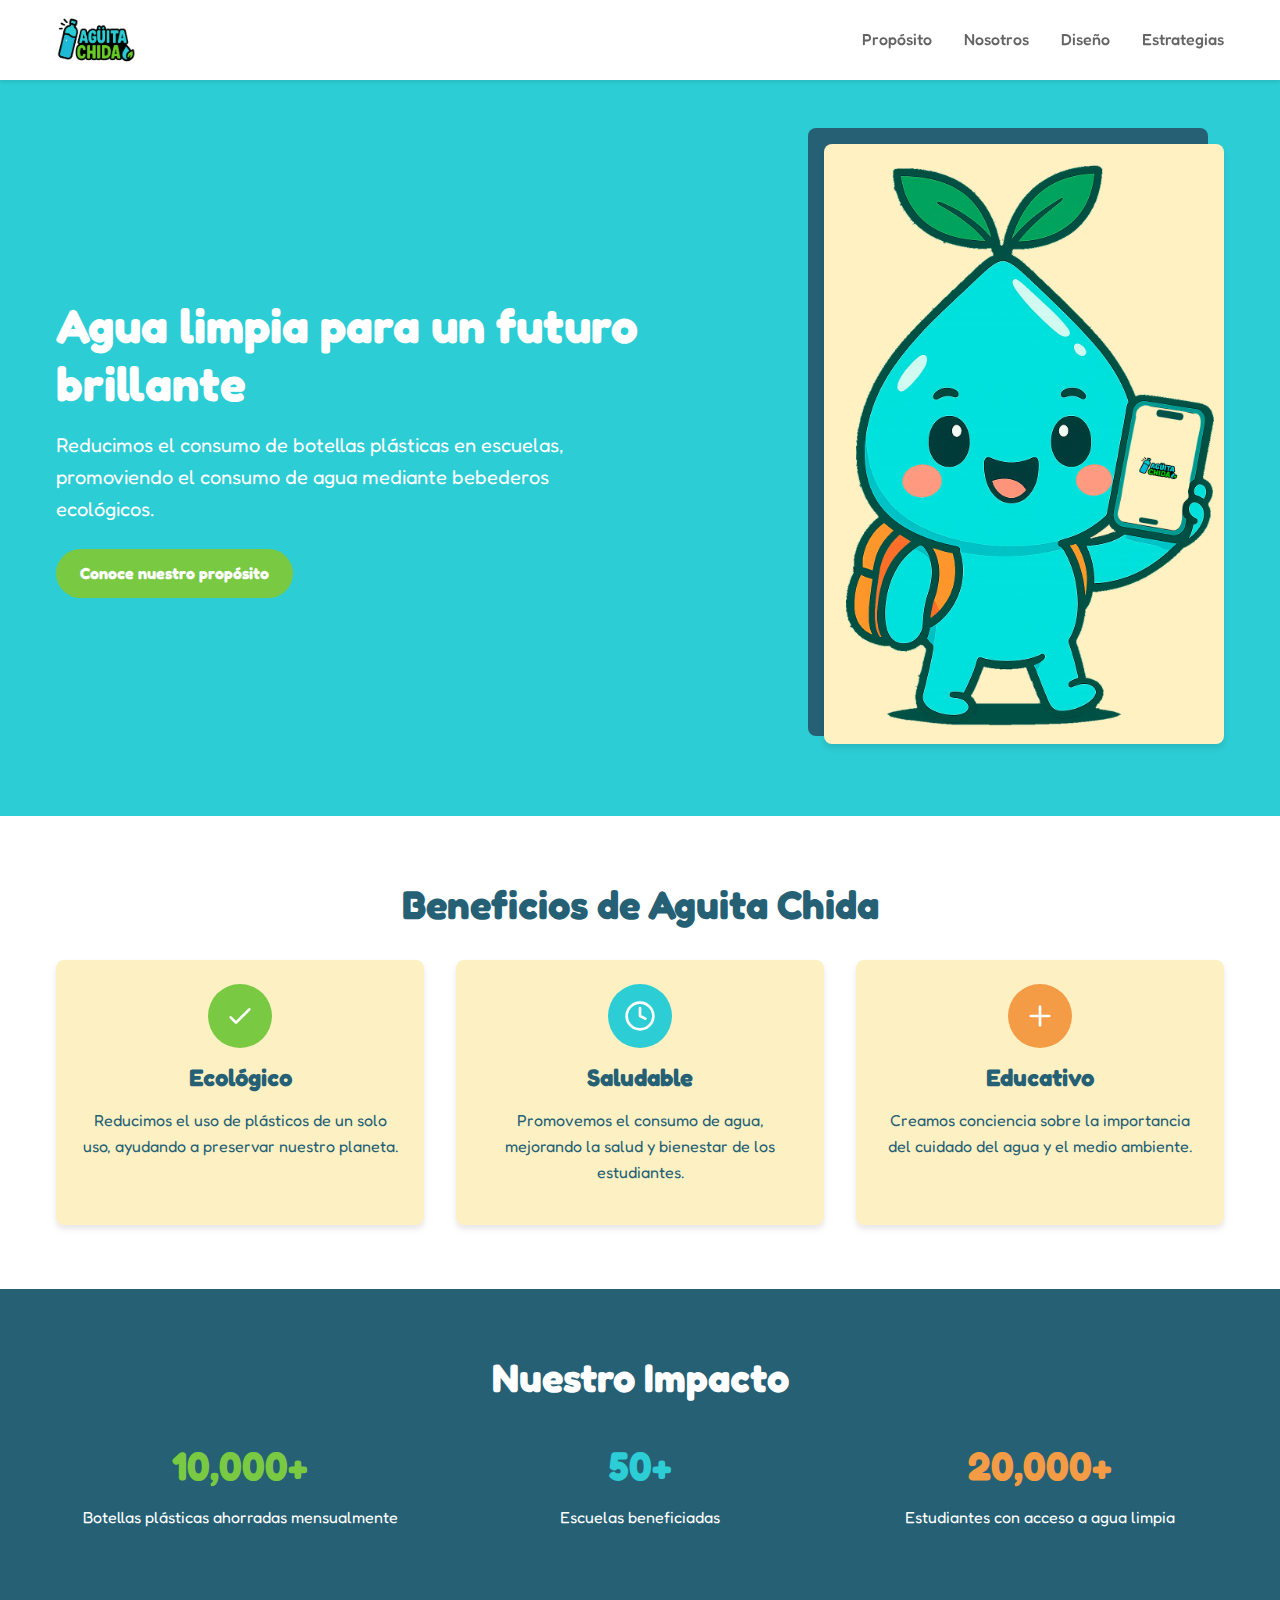
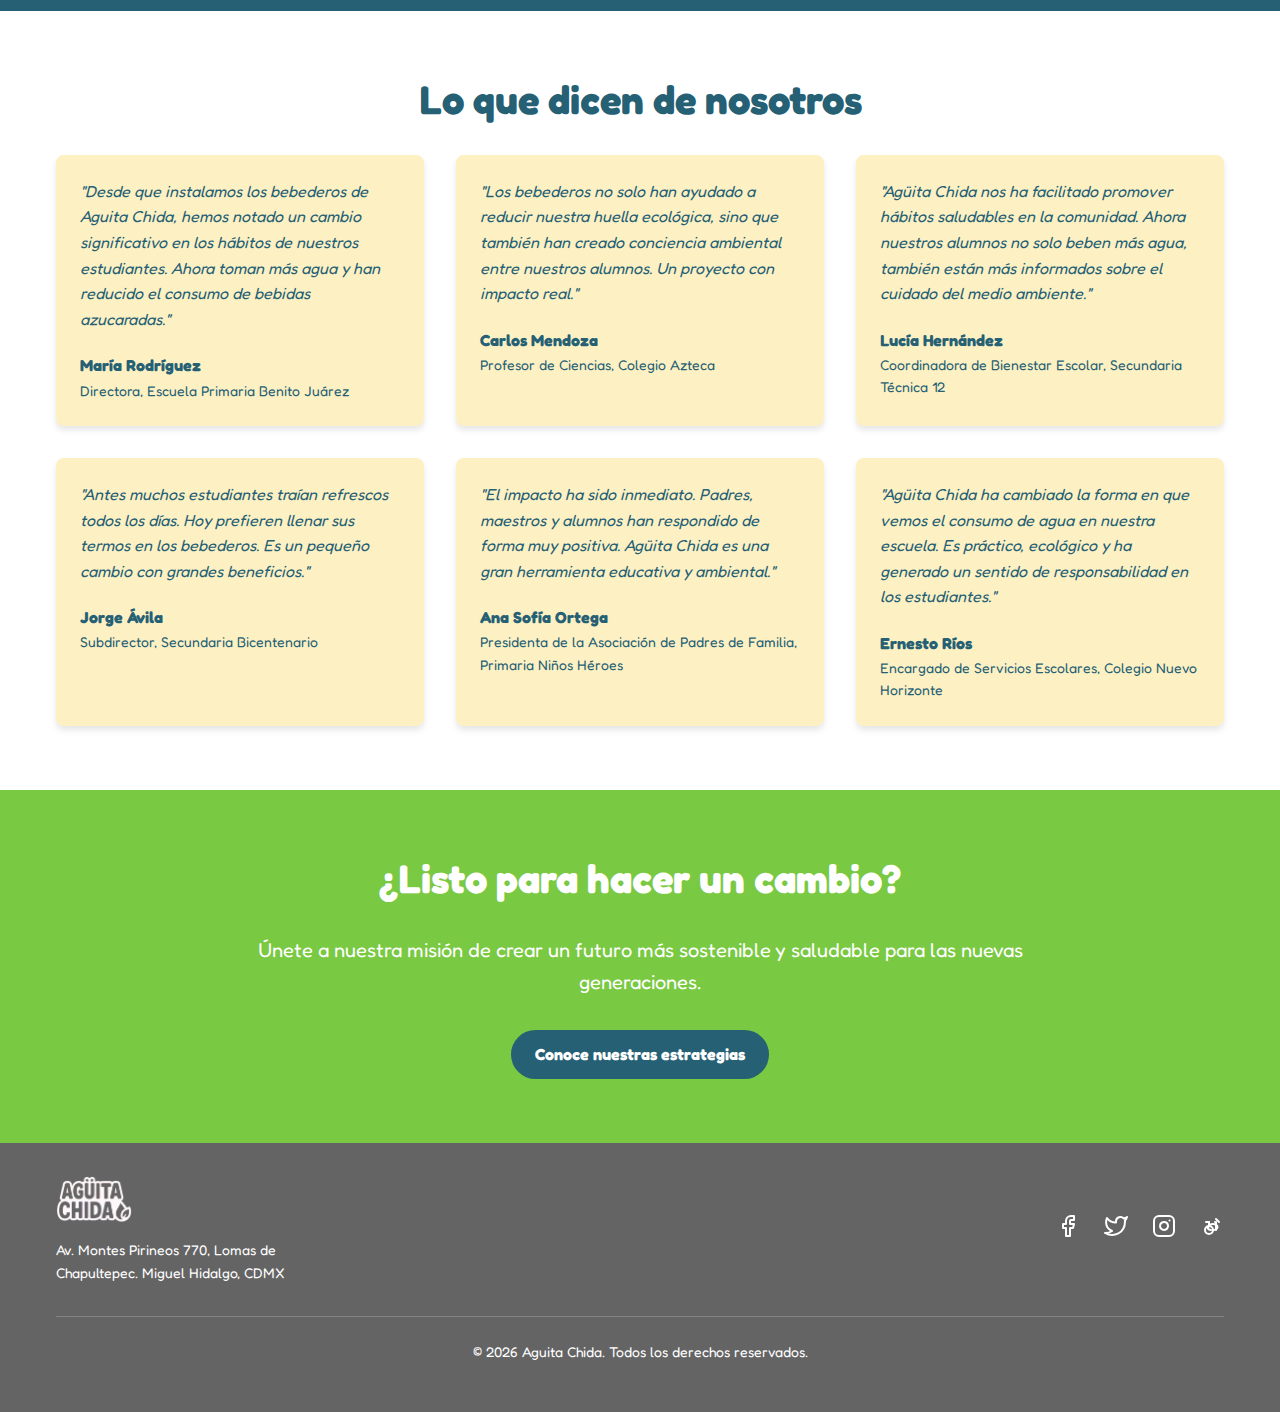
<file: index.html>
<!DOCTYPE html>
<html lang="es">
<head>
    <meta charset="UTF-8">
    <meta name="viewport" content="width=device-width, initial-scale=1.0">
    <title>Aguita Chida - Bebederos para escuelas</title>
    <meta name="description" content="Reducimos el consumo de botellas plásticas en escuelas, ayudando al medio ambiente e impulsando a los alumnos al consumo del agua mediante bebederos.">
    <link rel="preconnect" href="https://fonts.googleapis.com">
    <link rel="preconnect" href="https://fonts.gstatic.com" crossorigin>
    <link href="https://fonts.googleapis.com/css2?family=Fredoka:wght@300;400;500;600;700&display=swap" rel="stylesheet">
    <link rel="stylesheet" href="css/styles.css">
    <link rel="icon" href="img/favicon.ico" type="image/x-icon">
</head>
<body>
    <!-- Navbar -->
    <nav class="navbar">
        <div class="container">
            <div class="navbar-content">
                <!-- Logo -->
                <a href="index.html" class="navbar-logo" id="logo-link">
                    <div class="logo-image">
                        <img src="img/logo-AguitaChida.png" alt="Aguita Chida Logo">
                    </div>
                </a>

                <!-- Desktop Navigation -->
                <div class="navbar-links">
                    <a href="proposito.html" class="nav-link">Propósito</a>
                    <a href="marca.html" class="nav-link">Nosotros</a>
                    <a href="diseno.html" class="nav-link">Diseño</a>
                    <a href="estrategias.html" class="nav-link">Estrategias</a>
                </div>

                <!-- Mobile Menu Button -->
                <div class="mobile-menu-button">
                    <button id="menu-toggle">
                        <svg xmlns="http://www.w3.org/2000/svg" class="menu-icon" viewBox="0 0 24 24" fill="none" stroke="currentColor" stroke-width="2" stroke-linecap="round" stroke-linejoin="round">
                            <line x1="3" y1="12" x2="21" y2="12"></line>
                            <line x1="3" y1="6" x2="21" y2="6"></line>
                            <line x1="3" y1="18" x2="21" y2="18"></line>
                        </svg>
                        <svg xmlns="http://www.w3.org/2000/svg" class="close-icon hidden" viewBox="0 0 24 24" fill="none" stroke="currentColor" stroke-width="2" stroke-linecap="round" stroke-linejoin="round">
                            <line x1="18" y1="6" x2="6" y2="18"></line>
                            <line x1="6" y1="6" x2="18" y2="18"></line>
                        </svg>
                    </button>
                </div>
            </div>
        </div>

        <!-- Mobile Navigation -->

        <div class="mobile-menu hidden" id="mobile-menu">
            <div class="container">
                <div class="mobile-menu-links">
                    <a href="proposito.html" class="mobile-nav-link">Propósito</a>
                    <a href="marca.html" class="mobile-nav-link">Nosotros</a>
                    <a href="diseno.html" class="mobile-nav-link">Diseño</a>
                    <a href="estrategias.html" class="mobile-nav-link">Estrategias</a>
                </div>
            </div>
        </div>
    </nav>

    <main>
        <!-- Hero Section -->
        <section class="hero">
            <div class="container">
                <div class="hero-content">
                    <div class="hero-text">
                        <h1>Agua limpia para un futuro brillante</h1>
                        <p>
                            Reducimos el consumo de botellas plásticas en escuelas, promoviendo el consumo de agua mediante
                            bebederos ecológicos.
                        </p>
                        <a href="proposito.html" class="btn btn-primary">Conoce nuestro propósito</a>
                    </div>
                    <div class="hero-image">
                        <div class="image-container">
                            <img src="img/gotinApp.png" alt="Bebedero Aguita Chida">
                        </div>
                    </div>
                </div>
            </div>
        </section>

        <!-- Beneficios -->
        <section class="benefits">
            <div class="container">
                <h2>Beneficios de Aguita Chida</h2>

                <div class="benefits-grid">
                    <div class="benefit-card bg-yellow">
                        <div class="benefit-icon bg-green">
                            <svg xmlns="http://www.w3.org/2000/svg" viewBox="0 0 24 24" fill="none" stroke="currentColor" stroke-width="2" stroke-linecap="round" stroke-linejoin="round">
                                <path d="M5 13l4 4L19 7"></path>
                            </svg>
                        </div>
                        <h3>Ecológico</h3>
                        <p>
                            Reducimos el uso de plásticos de un solo uso, ayudando a preservar nuestro planeta.
                        </p>
                    </div>

                    <div class="benefit-card bg-yellow">
                        <div class="benefit-icon bg-turquoise">
                            <svg xmlns="http://www.w3.org/2000/svg" viewBox="0 0 24 24" fill="none" stroke="currentColor" stroke-width="2" stroke-linecap="round" stroke-linejoin="round">
                                <circle cx="12" cy="12" r="10"></circle>
                                <polyline points="12 6 12 12 16 14"></polyline>
                            </svg>
                        </div>
                        <h3>Saludable</h3>
                        <p>
                            Promovemos el consumo de agua, mejorando la salud y bienestar de los estudiantes.
                        </p>
                    </div>

                    <div class="benefit-card bg-yellow">
                        <div class="benefit-icon bg-orange">
                            <svg xmlns="http://www.w3.org/2000/svg" viewBox="0 0 24 24" fill="none" stroke="currentColor" stroke-width="2" stroke-linecap="round" stroke-linejoin="round">
                                <line x1="12" y1="5" x2="12" y2="19"></line>
                                <line x1="5" y1="12" x2="19" y2="12"></line>
                            </svg>
                        </div>
                        <h3>Educativo</h3>
                        <p>
                            Creamos conciencia sobre la importancia del cuidado del agua y el medio ambiente.
                        </p>
                    </div>
                </div>
            </div>
        </section>

        <!-- Nuestro Impacto -->
        <section class="impact">
            <div class="container">
                <h2>Nuestro Impacto</h2>

                <div class="impact-grid">
                    <div class="impact-stat">
                        <div class="stat-number text-green">10,000+</div>
                        <p>Botellas plásticas ahorradas mensualmente</p>
                    </div>

                    <div class="impact-stat">
                        <div class="stat-number text-turquoise">50+</div>
                        <p>Escuelas beneficiadas</p>
                    </div>

                    <div class="impact-stat">
                        <div class="stat-number text-orange">20,000+</div>
                        <p>Estudiantes con acceso a agua limpia</p>
                    </div>
                </div>
            </div>
        </section>

        <!-- Testimonios -->
        <section class="testimonials">
            <div class="container">
                <h2>Lo que dicen de nosotros</h2>

                <div class="testimonials-grid">
                    <div class="testimonial-card bg-yellow">
                        <p class="testimonial-text">
                            "Desde que instalamos los bebederos de Aguita Chida, hemos notado un cambio significativo en los
                            hábitos de nuestros estudiantes. Ahora toman más agua y han reducido el consumo de bebidas
                            azucaradas."
                        </p>
                        <div class="testimonial-author">
                            <div class="author-info">
                                <h4>María Rodríguez</h4>
                                <p>Directora, Escuela Primaria Benito Juárez</p>
                            </div>
                        </div>
                    </div>

                    <div class="testimonial-card bg-yellow">
                        <p class="testimonial-text">
                            "Los bebederos no solo han ayudado a reducir nuestra huella ecológica, sino que también han creado
                            conciencia ambiental entre nuestros alumnos. Un proyecto con impacto real."
                        </p>
                        <div class="testimonial-author">
                            <div class="author-info">
                                <h4>Carlos Mendoza</h4>
                                <p>Profesor de Ciencias, Colegio Azteca</p>
                            </div>
                        </div>
                    </div>

                    <div class="testimonial-card bg-yellow">
                        <p class="testimonial-text">
                            "Agüita Chida nos ha facilitado promover hábitos saludables en la comunidad. Ahora nuestros alumnos no solo beben más agua, también están más informados sobre el cuidado del medio ambiente."
                        </p>
                        <div class="testimonial-author">
                            <div class="author-info">
                                <h4>Lucía Hernández</h4>
                                <p>Coordinadora de Bienestar Escolar, Secundaria Técnica 12</p>
                            </div>
                        </div>
                    </div>

                    <div class="testimonial-card bg-yellow">
                        <p class="testimonial-text">
                            "Antes muchos estudiantes traían refrescos todos los días. Hoy prefieren llenar sus termos en los bebederos. Es un pequeño cambio con grandes beneficios."
                        </p>
                        <div class="testimonial-author">
                            <div class="author-info">
                                <h4>Jorge Ávila</h4>
                                <p>Subdirector, Secundaria Bicentenario</p>
                            </div>
                        </div>
                    </div>

                    <div class="testimonial-card bg-yellow">
                        <p class="testimonial-text">
                            "El impacto ha sido inmediato. Padres, maestros y alumnos han respondido de forma muy positiva. Agüita Chida es una gran herramienta educativa y ambiental."
                        </p>
                        <div class="testimonial-author">
                            <div class="author-info">
                                <h4>Ana Sofía Ortega</h4>
                                <p>Presidenta de la Asociación de Padres de Familia, Primaria Niños Héroes</p>
                            </div>
                        </div>
                    </div>

                    <div class="testimonial-card bg-yellow">
                        <p class="testimonial-text">
                            "Agüita Chida ha cambiado la forma en que vemos el consumo de agua en nuestra escuela. Es práctico, ecológico y ha generado un sentido de responsabilidad en los estudiantes."
                        </p>
                        <div class="testimonial-author">
                            <div class="author-info">
                                <h4>Ernesto Ríos</h4>
                                <p>Encargado de Servicios Escolares, Colegio Nuevo Horizonte</p>
                            </div>
                        </div>
                    </div>
                </div>
            </div>
        </section>

        <!-- CTA -->
        <section class="cta">
            <div class="container">
                <h2>¿Listo para hacer un cambio?</h2>
                <p>
                    Únete a nuestra misión de crear un futuro más sostenible y saludable para las nuevas generaciones.
                </p>
                <div class="cta-buttons">
                    <a href="estrategias.html" class="btn btn-secondary">Conoce nuestras estrategias</a>
                </div>
            </div>
        </section>
    </main>

    <!-- Footer -->
    <footer class="footer">
        <div class="container">
            <div class="footer-content">
                <!-- Logo and Address -->
                <div class="footer-info">
                    <a href="index.html" class="footer-logo">
                        <div class="logo-image">
                            <img src="img/logoBN.png" alt="Aguita Chida Logo">
                        </div>
                    </a>
                    <p class="address">
                        Av. Montes Pirineos 770, Lomas de Chapultepec. Miguel Hidalgo, CDMX
                    </p>
                </div>

                <!-- Social Media -->
                <div class="social-links">
                    <a href="https://facebook.com" class="social-link" aria-label="Facebook">
                        <svg xmlns="http://www.w3.org/2000/svg" viewBox="0 0 24 24" fill="none" stroke="currentColor" stroke-width="2" stroke-linecap="round" stroke-linejoin="round">
                            <path d="M18 2h-3a5 5 0 0 0-5 5v3H7v4h3v8h4v-8h3l1-4h-4V7a1 1 0 0 1 1-1h3z"></path>
                        </svg>
                    </a>
                    <a href="https://twitter.com" class="social-link" aria-label="Twitter">
                        <svg xmlns="http://www.w3.org/2000/svg" viewBox="0 0 24 24" fill="none" stroke="currentColor" stroke-width="2" stroke-linecap="round" stroke-linejoin="round">
                            <path d="M23 3a10.9 10.9 0 0 1-3.14 1.53 4.48 4.48 0 0 0-7.86 3v1A10.66 10.66 0 0 1 3 4s-4 9 5 13a11.64 11.64 0 0 1-7 2c9 5 20 0 20-11.5a4.5 4.5 0 0 0-.08-.83A7.72 7.72 0 0 0 23 3z"></path>
                        </svg>
                    </a>
                    <a href="https://instagram.com" class="social-link" aria-label="Instagram">
                        <svg xmlns="http://www.w3.org/2000/svg" viewBox="0 0 24 24" fill="none" stroke="currentColor" stroke-width="2" stroke-linecap="round" stroke-linejoin="round">
                            <rect x="2" y="2" width="20" height="20" rx="5" ry="5"></rect>
                            <path d="M16 11.37A4 4 0 1 1 12.63 8 4 4 0 0 1 16 11.37z"></path>
                            <line x1="17.5" y1="6.5" x2="17.51" y2="6.5"></line>
                        </svg>
                    </a>
                    <a href="https://tiktok.com" class="social-link" aria-label="TikTok">
                        <svg xmlns="http://www.w3.org/2000/svg" viewBox="0 0 24 24" fill="none" stroke="currentColor" stroke-width="2" stroke-linecap="round" stroke-linejoin="round">
                            <path d="M9 12a4 4 0 1 0 0 8 4 4 0 0 0 0-8z"></path>
                            <path d="M15 8h.01"></path>
                            <path d="M11 16c-3 0-4-3-4-3"></path>
                            <path d="M13 16c2.486 0 4.5-1.343 4.5-3s-2.014-3-4.5-3c-2.486 0-4.5 1.343-4.5 3"></path>
                            <path d="M16 8v8"></path>
                            <path d="M19 8l-3-3"></path>
                            <path d="M9 12V8"></path>
                            <path d="M9 8H6"></path>
                        </svg>
                    </a>
                </div>
            </div>

            <div class="footer-copyright">
                <p>&copy; <span id="current-year"></span> Aguita Chida. Todos los derechos reservados.</p>
            </div>
        </div>
    </footer>

    <script src="js/script.js"></script>
</body>
</html>
</file>
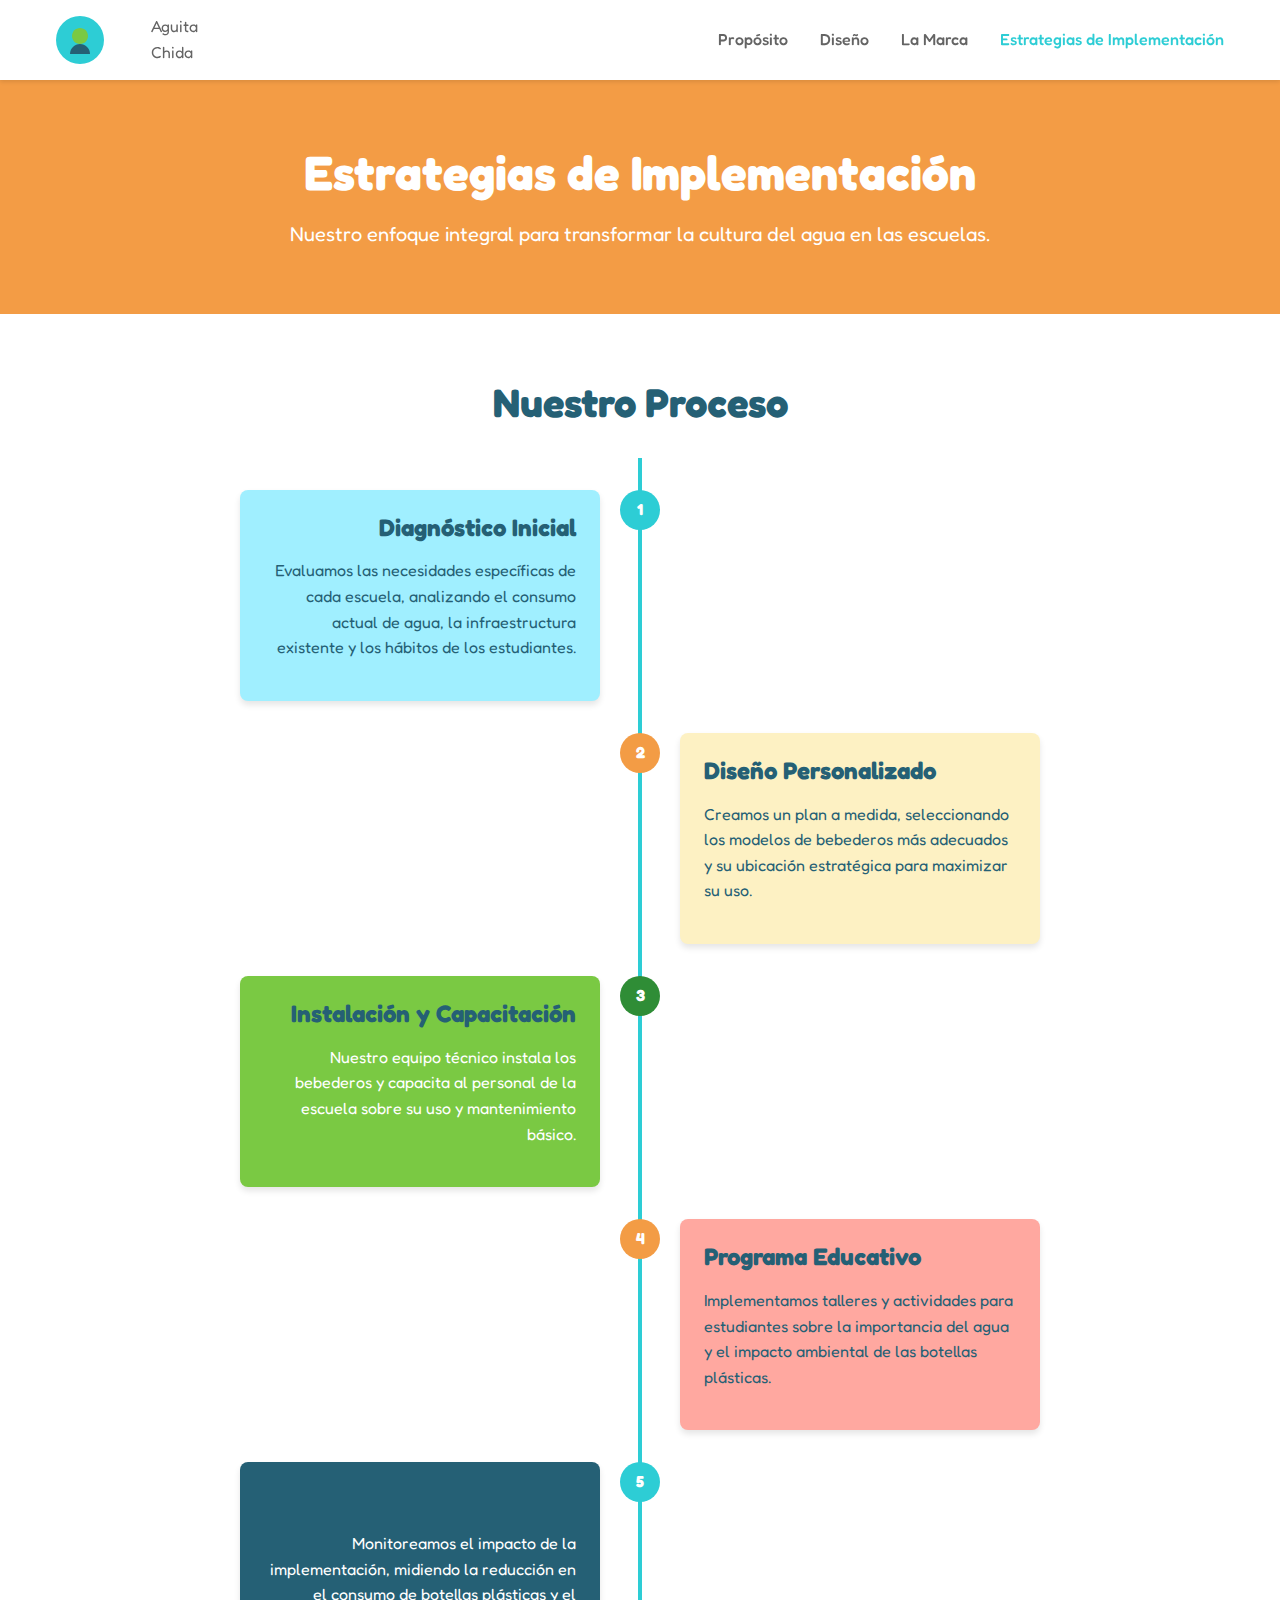
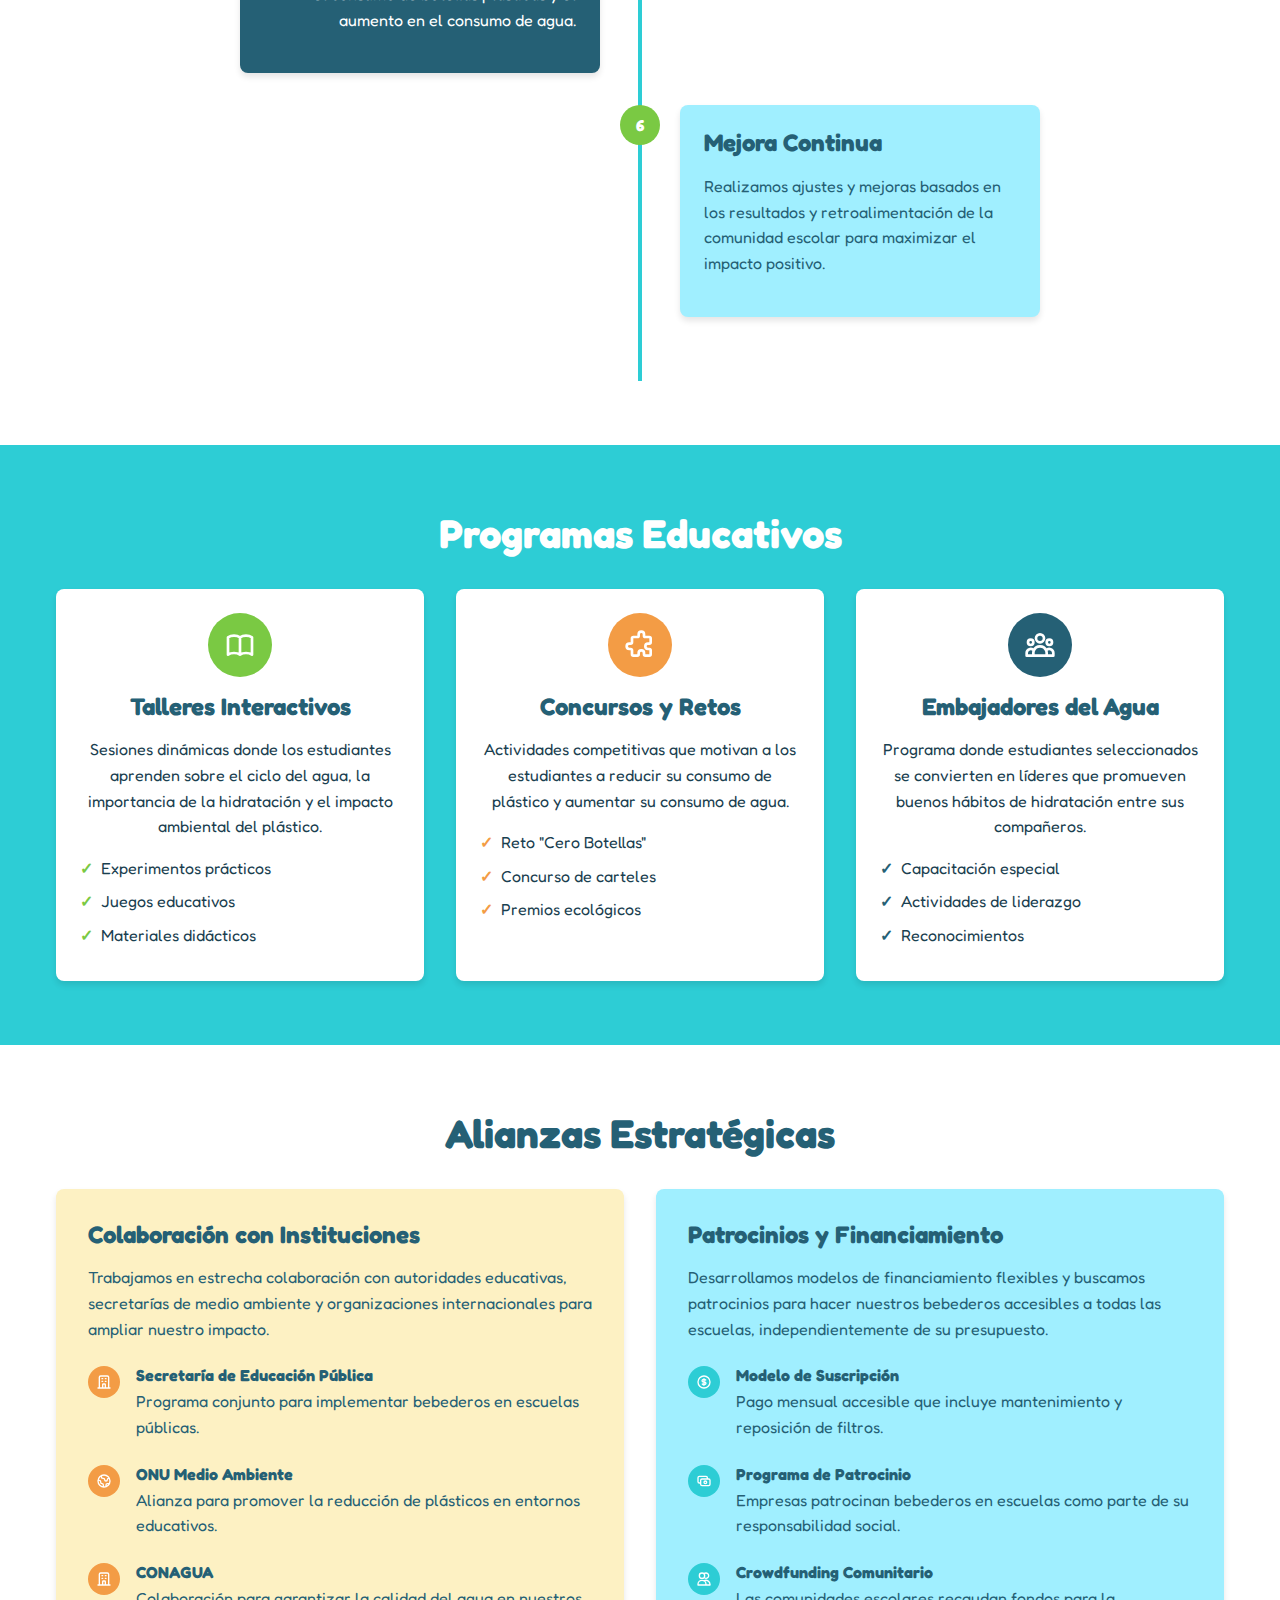
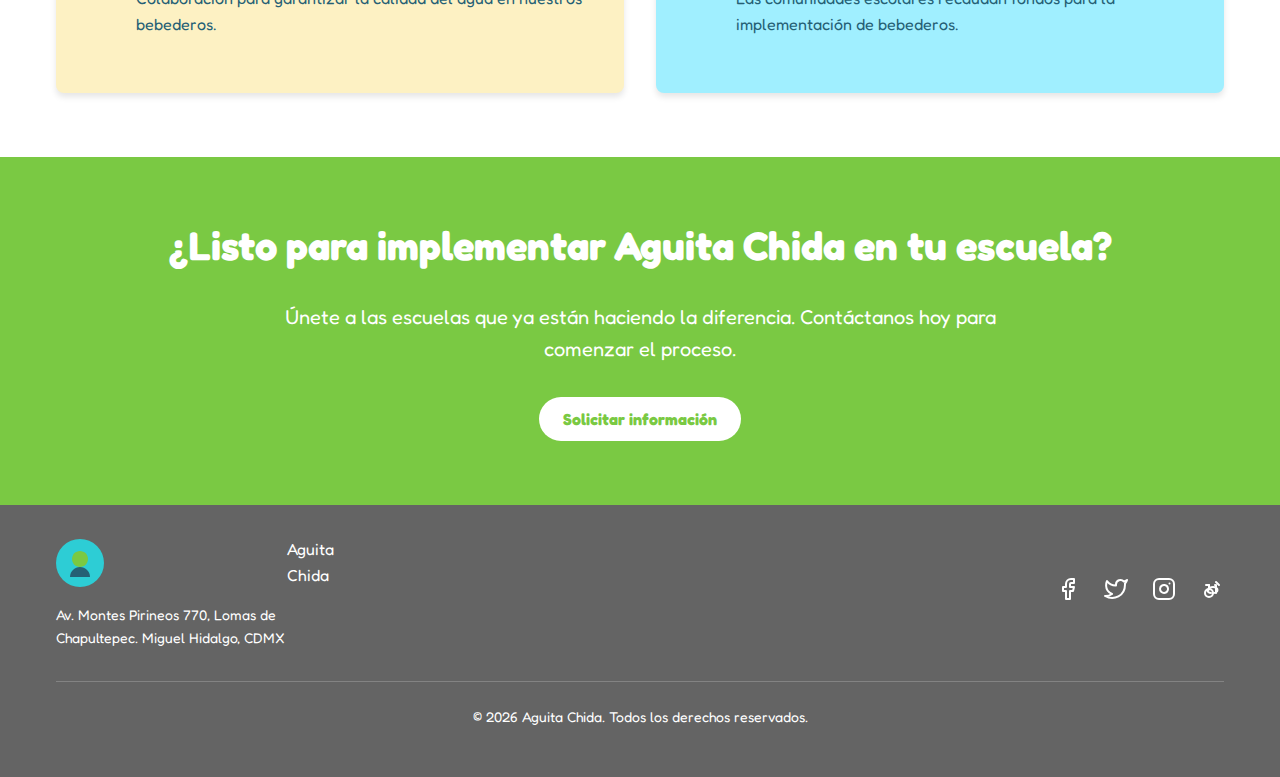
<file: disenio.html>
<!DOCTYPE html>
<html lang="es">
<head>
    <meta charset="UTF-8">
    <meta name="viewport" content="width=device-width, initial-scale=1.0">
    <title>Estrategias de Implementación - Aguita Chida</title>
    <meta name="description" content="Conoce nuestras estrategias de implementación: un enfoque integral para transformar la cultura del agua en las escuelas.">
    <link rel="preconnect" href="https://fonts.googleapis.com">
    <link rel="preconnect" href="https://fonts.gstatic.com" crossorigin>
    <link href="https://fonts.googleapis.com/css2?family=Fredoka:wght@300;400;500;600;700&display=swap" rel="stylesheet">
    <link rel="stylesheet" href="css/styles.css">
    <link rel="icon" href="img/favicon.ico" type="image/x-icon">
</head>
<body>
    <!-- Navbar -->
    <nav class="navbar">
        <div class="container">
            <div class="navbar-content">
                <!-- Logo -->
                <a href="index.html" class="navbar-logo">
                    <div class="logo-image">
                        <img src="img/placeholder.svg" alt="Aguita Chida Logo">
                    </div>
                    <span class="logo-text">Aguita Chida</span>
                </a>

                <!-- Desktop Navigation -->
                <div class="navbar-links">
                    <a href="proposito.html" class="nav-link">Propósito</a>
                    <a href="diseno.html" class="nav-link">Diseño</a>
                    <a href="marca.html" class="nav-link">La Marca</a>
                    <a href="estrategias.html" class="nav-link active">Estrategias de Implementación</a>
                </div>

                <!-- Mobile Menu Button -->
                <div class="mobile-menu-button">
                    <button id="menu-toggle">
                        <svg xmlns="http://www.w3.org/2000/svg" class="menu-icon" viewBox="0 0 24 24" fill="none" stroke="currentColor" stroke-width="2" stroke-linecap="round" stroke-linejoin="round">
                            <line x1="3" y1="12" x2="21" y2="12"></line>
                            <line x1="3" y1="6" x2="21" y2="6"></line>
                            <line x1="3" y1="18" x2="21" y2="18"></line>
                        </svg>
                        <svg xmlns="http://www.w3.org/2000/svg" class="close-icon hidden" viewBox="0 0 24 24" fill="none" stroke="currentColor" stroke-width="2" stroke-linecap="round" stroke-linejoin="round">
                            <line x1="18" y1="6" x2="6" y2="18"></line>
                            <line x1="6" y1="6" x2="18" y2="18"></line>
                        </svg>
                    </button>
                </div>
            </div>
        </div>

        <!-- Mobile Navigation -->
        <div class="mobile-menu hidden" id="mobile-menu">
            <div class="container">
                <div class="mobile-menu-links">
                    <a href="proposito.html" class="mobile-nav-link">Propósito</a>
                    <a href="diseno.html" class="mobile-nav-link">Diseño</a>
                    <a href="marca.html" class="mobile-nav-link">La Marca</a>
                    <a href="estrategias.html" class="mobile-nav-link active">Estrategias de Implementación</a>
                </div>
            </div>
        </div>
    </nav>

    <main>
        <!-- Hero Section -->
        <section class="page-hero bg-orange">
            <div class="container">
                <h1>Estrategias de Implementación</h1>
                <p>
                    Nuestro enfoque integral para transformar la cultura del agua en las escuelas.
                </p>
            </div>
        </section>

        <!-- Proceso de Implementación -->
        <section class="implementation-process">
            <div class="container">
                <h2>Nuestro Proceso</h2>

                <div class="timeline">
                    <div class="timeline-item left">
                        <div class="timeline-marker bg-turquoise">1</div>
                        <div class="timeline-content bg-light-blue">
                            <h3>Diagnóstico Inicial</h3>
                            <p>
                                Evaluamos las necesidades específicas de cada escuela, analizando el consumo actual de agua, la infraestructura existente y los hábitos de los estudiantes.
                            </p>
                        </div>
                    </div>

                    <div class="timeline-item right">
                        <div class="timeline-marker bg-orange">2</div>
                        <div class="timeline-content bg-yellow">
                            <h3>Diseño Personalizado</h3>
                            <p>
                                Creamos un plan a medida, seleccionando los modelos de bebederos más adecuados y su ubicación estratégica para maximizar su uso.
                            </p>
                        </div>
                    </div>

                    <div class="timeline-item left">
                        <div class="timeline-marker bg-dark-green">3</div>
                        <div class="timeline-content bg-green text-white">
                            <h3>Instalación y Capacitación</h3>
                            <p>
                                Nuestro equipo técnico instala los bebederos y capacita al personal de la escuela sobre su uso y mantenimiento básico.
                            </p>
                        </div>
                    </div>

                    <div class="timeline-item right">
                        <div class="timeline-marker bg-orange">4</div>
                        <div class="timeline-content bg-coral">
                            <h3>Programa Educativo</h3>
                            <p>
                                Implementamos talleres y actividades para estudiantes sobre la importancia del agua y el impacto ambiental de las botellas plásticas.
                            </p>
                        </div>
                    </div>

                    <div class="timeline-item left">
                        <div class="timeline-marker bg-turquoise">5</div>
                        <div class="timeline-content bg-dark-blue text-white">
                            <h3>Seguimiento y Medición</h3>
                            <p>
                                Monitoreamos el impacto de la implementación, midiendo la reducción en el consumo de botellas plásticas y el aumento en el consumo de agua.
                            </p>
                        </div>
                    </div>

                    <div class="timeline-item right">
                        <div class="timeline-marker bg-green">6</div>
                        <div class="timeline-content bg-light-blue">
                            <h3>Mejora Continua</h3>
                            <p>
                                Realizamos ajustes y mejoras basados en los resultados y retroalimentación de la comunidad escolar para maximizar el impacto positivo.
                            </p>
                        </div>
                    </div>
                </div>
            </div>
        </section>

        <!-- Programas Educativos -->
        <section class="educational-programs bg-turquoise">
            <div class="container">
                <h2>Programas Educativos</h2>

                <div class="programs-grid">
                    <div class="program-card">
                        <div class="program-icon bg-green">
                            <svg xmlns="http://www.w3.org/2000/svg" viewBox="0 0 24 24" fill="none" stroke="currentColor" stroke-width="2" stroke-linecap="round" stroke-linejoin="round">
                                <path d="M12 6.253v13m0-13C10.832 5.477 9.246 5 7.5 5S4.168 5.477 3 6.253v13C4.168 18.477 5.754 18 7.5 18s3.332.477 4.5 1.253m0-13C13.168 5.477 14.754 5 16.5 5c1.747 0 3.332.477 4.5 1.253v13C19.832 18.477 18.247 18 16.5 18c-1.746 0-3.332.477-4.5 1.253"></path>
                            </svg>
                        </div>
                        <h3>Talleres Interactivos</h3>
                        <p>
                            Sesiones dinámicas donde los estudiantes aprenden sobre el ciclo del agua, la importancia de la
                            hidratación y el impacto ambiental del plástico.
                        </p>
                        <ul class="program-features">
                            <li><span class="check-icon green">✓</span> Experimentos prácticos</li>
                            <li><span class="check-icon green">✓</span> Juegos educativos</li>
                            <li><span class="check-icon green">✓</span> Materiales didácticos</li>
                        </ul>
                    </div>

                    <div class="program-card">
                        <div class="program-icon bg-orange">
                            <svg xmlns="http://www.w3.org/2000/svg" viewBox="0 0 24 24" fill="none" stroke="currentColor" stroke-width="2" stroke-linecap="round" stroke-linejoin="round">
                                <path d="M11 4a2 2 0 114 0v1a1 1 0 001 1h3a1 1 0 011 1v3a1 1 0 01-1 1h-1a2 2 0 100 4h1a1 1 0 011 1v3a1 1 0 01-1 1h-3a1 1 0 01-1-1v-1a2 2 0 10-4 0v1a1 1 0 01-1 1H7a1 1 0 01-1-1v-3a1 1 0 00-1-1H4a2 2 0 110-4h1a1 1 0 001-1V7a1 1 0 011-1h3a1 1 0 001-1V4z"></path>
                            </svg>
                        </div>
                        <h3>Concursos y Retos</h3>
                        <p>
                            Actividades competitivas que motivan a los estudiantes a reducir su consumo de plástico y aumentar su
                            consumo de agua.
                        </p>
                        <ul class="program-features">
                            <li><span class="check-icon orange">✓</span> Reto "Cero Botellas"</li>
                            <li><span class="check-icon orange">✓</span> Concurso de carteles</li>
                            <li><span class="check-icon orange">✓</span> Premios ecológicos</li>
                        </ul>
                    </div>

                    <div class="program-card">
                        <div class="program-icon bg-dark-blue">
                            <svg xmlns="http://www.w3.org/2000/svg" viewBox="0 0 24 24" fill="none" stroke="currentColor" stroke-width="2" stroke-linecap="round" stroke-linejoin="round">
                                <path d="M17 20h5v-2a3 3 0 00-5.356-1.857M17 20H7m10 0v-2c0-.656-.126-1.283-.356-1.857M7 20H2v-2a3 3 0 015.356-1.857M7 20v-2c0-.656.126-1.283.356-1.857m0 0a5.002 5.002 0 019.288 0M15 7a3 3 0 11-6 0 3 3 0 016 0zm6 3a2 2 0 11-4 0 2 2 0 014 0zM7 10a2 2 0 11-4 0 2 2 0 014 0z"></path>
                            </svg>
                        </div>
                        <h3>Embajadores del Agua</h3>
                        <p>
                            Programa donde estudiantes seleccionados se convierten en líderes que promueven buenos hábitos de
                            hidratación entre sus compañeros.
                        </p>
                        <ul class="program-features">
                            <li><span class="check-icon dark-blue">✓</span> Capacitación especial</li>
                            <li><span class="check-icon dark-blue">✓</span> Actividades de liderazgo</li>
                            <li><span class="check-icon dark-blue">✓</span> Reconocimientos</li>
                        </ul>
                    </div>
                </div>
            </div>
        </section>

        <!-- Alianzas Estratégicas -->
        <section class="strategic-alliances">
            <div class="container">
                <h2>Alianzas Estratégicas</h2>

                <div class="alliances-grid">
                    <div class="alliance-card bg-yellow">
                        <h3>Colaboración con Instituciones</h3>
                        <p>
                            Trabajamos en estrecha colaboración con autoridades educativas, secretarías de medio ambiente y
                            organizaciones internacionales para ampliar nuestro impacto.
                        </p>
                        <ul class="alliance-list">
                            <li>
                                <div class="alliance-icon bg-orange">
                                    <svg xmlns="http://www.w3.org/2000/svg" viewBox="0 0 24 24" fill="none" stroke="currentColor" stroke-width="2" stroke-linecap="round" stroke-linejoin="round">
                                        <path d="M19 21V5a2 2 0 00-2-2H7a2 2 0 00-2 2v16m14 0h2m-2 0h-5m-9 0H3m2 0h5M9 7h1m-1 4h1m4-4h1m-1 4h1m-5 10v-5a1 1 0 011-1h2a1 1 0 011 1v5m-4 0h4"></path>
                                    </svg>
                                </div>
                                <div class="alliance-content">
                                    <h4>Secretaría de Educación Pública</h4>
                                    <p>Programa conjunto para implementar bebederos en escuelas públicas.</p>
                                </div>
                            </li>
                            <li>
                                <div class="alliance-icon bg-orange">
                                    <svg xmlns="http://www.w3.org/2000/svg" viewBox="0 0 24 24" fill="none" stroke="currentColor" stroke-width="2" stroke-linecap="round" stroke-linejoin="round">
                                        <path d="M3.055 11H5a2 2 0 012 2v1a2 2 0 002 2 2 2 0 012 2v2.945M8 3.935V5.5A2.5 2.5 0 0010.5 8h.5a2 2 0 012 2 2 2 0 104 0 2 2 0 012-2h1.064M15 20.488V18a2 2 0 012-2h3.064M21 12a9 9 0 11-18 0 9 9 0 0118 0z"></path>
                                    </svg>
                                </div>
                                <div class="alliance-content">
                                    <h4>ONU Medio Ambiente</h4>
                                    <p>Alianza para promover la reducción de plásticos en entornos educativos.</p>
                                </div>
                            </li>
                            <li>
                                <div class="alliance-icon bg-orange">
                                    <svg xmlns="http://www.w3.org/2000/svg" viewBox="0 0 24 24" fill="none" stroke="currentColor" stroke-width="2" stroke-linecap="round" stroke-linejoin="round">
                                        <path d="M19 21V5a2 2 0 00-2-2H7a2 2 0 00-2 2v16m14 0h2m-2 0h-5m-9 0H3m2 0h5M9 7h1m-1 4h1m4-4h1m-1 4h1m-5 10v-5a1 1 0 011-1h2a1 1 0 011 1v5m-4 0h4"></path>
                                    </svg>
                                </div>
                                <div class="alliance-content">
                                    <h4>CONAGUA</h4>
                                    <p>Colaboración para garantizar la calidad del agua en nuestros bebederos.</p>
                                </div>
                            </li>
                        </ul>
                    </div>

                    <div class="alliance-card bg-light-blue">
                        <h3>Patrocinios y Financiamiento</h3>
                        <p>
                            Desarrollamos modelos de financiamiento flexibles y buscamos patrocinios para hacer nuestros bebederos
                            accesibles a todas las escuelas, independientemente de su presupuesto.
                        </p>
                        <ul class="alliance-list">
                            <li>
                                <div class="alliance-icon bg-turquoise">
                                    <svg xmlns="http://www.w3.org/2000/svg" viewBox="0 0 24 24" fill="none" stroke="currentColor" stroke-width="2" stroke-linecap="round" stroke-linejoin="round">
                                        <path d="M12 8c-1.657 0-3 .895-3 2s1.343 2 3 2 3 .895 3 2-1.343 2-3 2m0-8c1.11 0 2.08.402 2.599 1M12 8V7m0 1v8m0 0v1m0-1c-1.11 0-2.08-.402-2.599-1M21 12a9 9 0 11-18 0 9 9 0 0118 0z"></path>
                                    </svg>
                                </div>
                                <div class="alliance-content">
                                    <h4>Modelo de Suscripción</h4>
                                    <p>Pago mensual accesible que incluye mantenimiento y reposición de filtros.</p>
                                </div>
                            </li>
                            <li>
                                <div class="alliance-icon bg-turquoise">
                                    <svg xmlns="http://www.w3.org/2000/svg" viewBox="0 0 24 24" fill="none" stroke="currentColor" stroke-width="2" stroke-linecap="round" stroke-linejoin="round">
                                        <path d="M17 9V7a2 2 0 00-2-2H5a2 2 0 00-2 2v6a2 2 0 002 2h2m2 4h10a2 2 0 002-2v-6a2 2 0 00-2-2H9a2 2 0 00-2 2v6a2 2 0 002 2zm7-5a2 2 0 11-4 0 2 2 0 014 0z"></path>
                                    </svg>
                                </div>
                                <div class="alliance-content">
                                    <h4>Programa de Patrocinio</h4>
                                    <p>Empresas patrocinan bebederos en escuelas como parte de su responsabilidad social.</p>
                                </div>
                            </li>
                            <li>
                                <div class="alliance-icon bg-turquoise">
                                    <svg xmlns="http://www.w3.org/2000/svg" viewBox="0 0 24 24" fill="none" stroke="currentColor" stroke-width="2" stroke-linecap="round" stroke-linejoin="round">
                                        <path d="M12 4.354a4 4 0 110 5.292M15 21H3v-1a6 6 0 0112 0v1zm0 0h6v-1a6 6 0 00-9-5.197M13 7a4 4 0 11-8 0 4 4 0 018 0z"></path>
                                    </svg>
                                </div>
                                <div class="alliance-content">
                                    <h4>Crowdfunding Comunitario</h4>
                                    <p>Las comunidades escolares recaudan fondos para la implementación de bebederos.</p>
                                </div>
                            </li>
                        </ul>
                    </div>
                </div>
            </div>
        </section>

        <!-- CTA -->
        <section class="cta bg-green">
            <div class="container">
                <h2>¿Listo para implementar Aguita Chida en tu escuela?</h2>
                <p>
                    Únete a las escuelas que ya están haciendo la diferencia. Contáctanos hoy para comenzar el proceso.
                </p>
                <button class="btn btn-white">Solicitar información</button>
            </div>
        </section>
    </main>

    <!-- Footer -->
    <footer class="footer">
        <div class="container">
            <div class="footer-content">
                <!-- Logo and Address -->
                <div class="footer-info">
                    <a href="index.html" class="footer-logo">
                        <div class="logo-image">
                            <img src="img/placeholder.svg" alt="Aguita Chida Logo">
                        </div>
                        <span class="logo-text">Aguita Chida</span>
                    </a>
                    <p class="address">
                        Av. Montes Pirineos 770, Lomas de Chapultepec. Miguel Hidalgo, CDMX
                    </p>
                </div>

                <!-- Social Media -->
                <div class="social-links">
                    <a href="https://facebook.com" class="social-link" aria-label="Facebook">
                        <svg xmlns="http://www.w3.org/2000/svg" viewBox="0 0 24 24" fill="none" stroke="currentColor" stroke-width="2" stroke-linecap="round" stroke-linejoin="round">
                            <path d="M18 2h-3a5 5 0 0 0-5 5v3H7v4h3v8h4v-8h3l1-4h-4V7a1 1 0 0 1 1-1h3z"></path>
                        </svg>
                    </a>
                    <a href="https://twitter.com" class="social-link" aria-label="Twitter">
                        <svg xmlns="http://www.w3.org/2000/svg" viewBox="0 0 24 24" fill="none" stroke="currentColor" stroke-width="2" stroke-linecap="round" stroke-linejoin="round">
                            <path d="M23 3a10.9 10.9 0 0 1-3.14 1.53 4.48 4.48 0 0 0-7.86 3v1A10.66 10.66 0 0 1 3 4s-4 9 5 13a11.64 11.64 0 0 1-7 2c9 5 20 0 20-11.5a4.5 4.5 0 0 0-.08-.83A7.72 7.72 0 0 0 23 3z"></path>
                        </svg>
                    </a>
                    <a href="https://instagram.com" class="social-link" aria-label="Instagram">
                        <svg xmlns="http://www.w3.org/2000/svg" viewBox="0 0 24 24" fill="none" stroke="currentColor" stroke-width="2" stroke-linecap="round" stroke-linejoin="round">
                            <rect x="2" y="2" width="20" height="20" rx="5" ry="5"></rect>
                            <path d="M16 11.37A4 4 0 1 1 12.63 8 4 4 0 0 1 16 11.37z"></path>
                            <line x1="17.5" y1="6.5" x2="17.51" y2="6.5"></line>
                        </svg>
                    </a>
                    <a href="https://tiktok.com" class="social-link" aria-label="TikTok">
                        <svg xmlns="http://www.w3.org/2000/svg" viewBox="0 0 24 24" fill="none" stroke="currentColor" stroke-width="2" stroke-linecap="round" stroke-linejoin="round">
                            <path d="M9 12a4 4 0 1 0 0 8 4 4 0 0 0 0-8z"></path>
                            <path d="M15 8h.01"></path>
                            <path d="M11 16c-3 0-4-3-4-3"></path>
                            <path d="M13 16c2.486 0 4.5-1.343 4.5-3s-2.014-3-4.5-3c-2.486 0-4.5 1.343-4.5 3"></path>
                            <path d="M16 8v8"></path>
                            <path d="M19 8l-3-3"></path>
                            <path d="M9 12V8"></path>
                            <path d="M9 8H6"></path>
                        </svg>
                    </a>
                </div>
            </div>

            <div class="footer-copyright">
                <p>&copy; <span id="current-year"></span> Aguita Chida. Todos los derechos reservados.</p>
            </div>
        </div>
    </footer>

    <script src="js/script.js"></script>
</body>
</html>
</file>
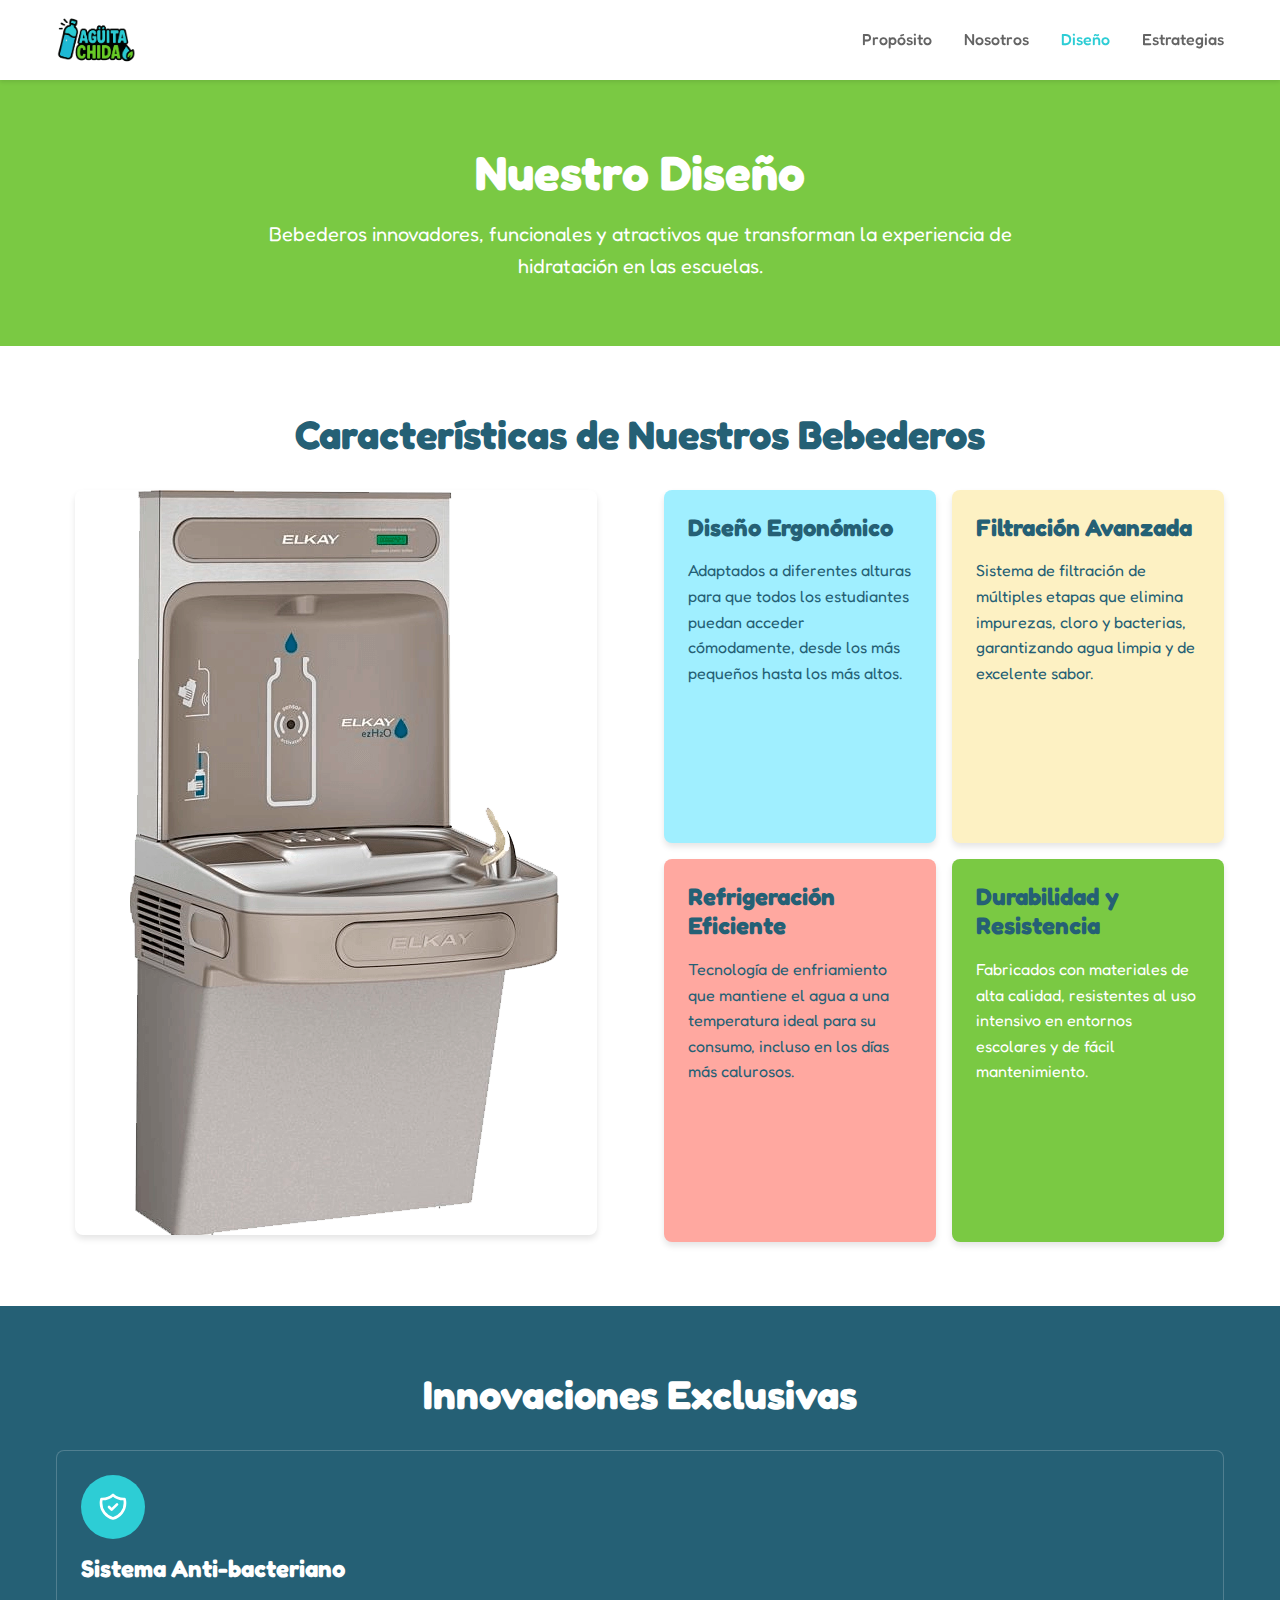
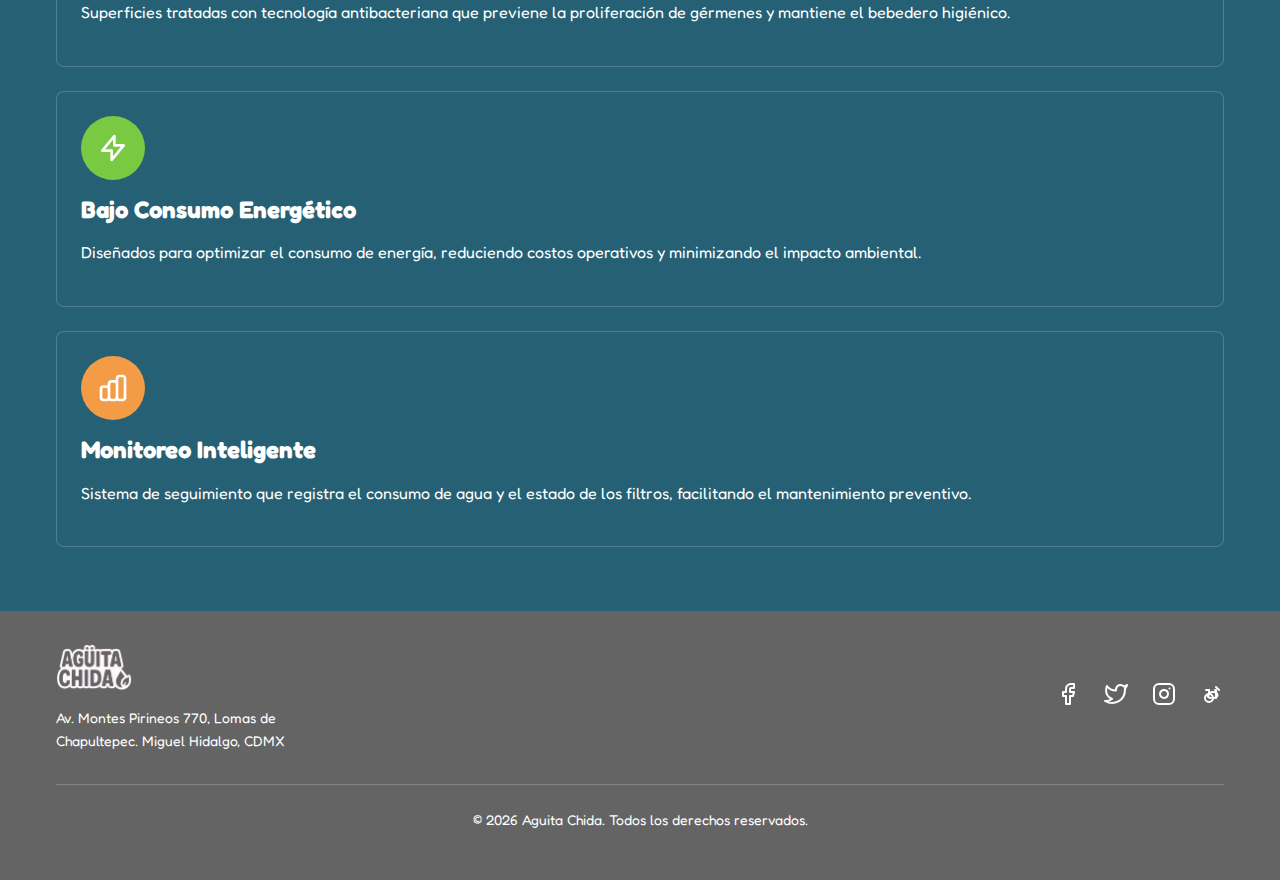
<file: diseno.html>
<!DOCTYPE html>
<html lang="es">
<head>
    <meta charset="UTF-8">
    <meta name="viewport" content="width=device-width, initial-scale=1.0">
    <title>Diseño - Aguita Chida</title>
    <meta name="description" content="Conoce el diseño de nuestros bebederos innovadores, funcionales y atractivos que transforman la experiencia de hidratación en las escuelas.">
    <link rel="preconnect" href="https://fonts.googleapis.com">
    <link rel="preconnect" href="https://fonts.gstatic.com" crossorigin>
    <link href="https://fonts.googleapis.com/css2?family=Fredoka:wght@300;400;500;600;700&display=swap" rel="stylesheet">
    <link rel="stylesheet" href="css/styles.css">
    <link rel="icon" href="img/favicon.ico" type="image/x-icon">
</head>
<body>
    <!-- Navbar -->
    <nav class="navbar">
        <div class="container">
            <div class="navbar-content">
                <!-- Logo -->
                <a href="index.html" class="navbar-logo">
                    <div class="logo-image">
                        <img src="img/logo-AguitaChida.png" alt="Aguita Chida Logo">
                    </div>
                </a>

                <!-- Desktop Navigation -->
                <div class="navbar-links">
                    <a href="proposito.html" class="nav-link">Propósito</a>
                    <a href="marca.html" class="nav-link">Nosotros</a>
                    <a href="diseno.html" class="nav-link">Diseño</a>
                    <a href="estrategias.html" class="nav-link">Estrategias</a>
                </div>

                <!-- Mobile Menu Button -->
                <div class="mobile-menu-button">
                    <button id="menu-toggle">
                        <svg xmlns="http://www.w3.org/2000/svg" class="menu-icon" viewBox="0 0 24 24" fill="none" stroke="currentColor" stroke-width="2" stroke-linecap="round" stroke-linejoin="round">
                            <line x1="3" y1="12" x2="21" y2="12"></line>
                            <line x1="3" y1="6" x2="21" y2="6"></line>
                            <line x1="3" y1="18" x2="21" y2="18"></line>
                        </svg>
                        <svg xmlns="http://www.w3.org/2000/svg" class="close-icon hidden" viewBox="0 0 24 24" fill="none" stroke="currentColor" stroke-width="2" stroke-linecap="round" stroke-linejoin="round">
                            <line x1="18" y1="6" x2="6" y2="18"></line>
                            <line x1="6" y1="6" x2="18" y2="18"></line>
                        </svg>
                    </button>
                </div>
            </div>
        </div>

        <!-- Mobile Navigation -->
        <div class="mobile-menu hidden" id="mobile-menu">
            <div class="container">
                <div class="mobile-menu-links">
                    <a href="proposito.html" class="mobile-nav-link">Propósito</a>
                    <a href="marca.html" class="mobile-nav-link">Nosotros</a>
                    <a href="diseno.html" class="mobile-nav-link">Diseño</a>
                    <a href="estrategias.html" class="mobile-nav-link">Estrategias</a>
                </div>
            </div>
        </div>
    </nav>

    <main>
        <!-- Hero Section -->
        <section class="page-hero bg-green">
            <div class="container">
                <h1>Nuestro Diseño</h1>
                <p>
                    Bebederos innovadores, funcionales y atractivos que transforman la experiencia de hidratación en las
                    escuelas.
                </p>
            </div>
        </section>

        <!-- Características de Diseño -->
        <section class="design-features">
            <div class="container">
                <h2>Características de Nuestros Bebederos</h2>

                <div class="design-grid">
                    <div class="design-image">
                        <img src="img/bebedero.png" alt="Bebedero Aguita Chida">
                    </div>

                    <div class="design-features-list">
                        <div class="feature-card bg-light-blue">
                            <h3>Diseño Ergonómico</h3>
                            <p>
                                Adaptados a diferentes alturas para que todos los estudiantes puedan acceder cómodamente, desde los
                                más pequeños hasta los más altos.
                            </p>
                        </div>

                        <div class="feature-card bg-yellow">
                            <h3>Filtración Avanzada</h3>
                            <p>
                                Sistema de filtración de múltiples etapas que elimina impurezas, cloro y bacterias, garantizando
                                agua limpia y de excelente sabor.
                            </p>
                        </div>

                        <div class="feature-card bg-coral">
                            <h3>Refrigeración Eficiente</h3>
                            <p>
                                Tecnología de enfriamiento que mantiene el agua a una temperatura ideal para su consumo, incluso en
                                los días más calurosos.
                            </p>
                        </div>

                        <div class="feature-card bg-green text-white">
                            <h3>Durabilidad y Resistencia</h3>
                            <p>
                                Fabricados con materiales de alta calidad, resistentes al uso intensivo en entornos escolares y de
                                fácil mantenimiento.
                            </p>
                        </div>
                    </div>
                </div>
            </div>
        </section>

        <!-- Innovaciones -->
        <section class="innovations bg-dark-blue">
            <div class="container">
                <h2>Innovaciones Exclusivas</h2>

                <div class="innovations-grid">
                    <div class="innovation-card">
                        <div class="innovation-icon bg-turquoise">
                            <svg xmlns="http://www.w3.org/2000/svg" viewBox="0 0 24 24" fill="none" stroke="currentColor" stroke-width="2" stroke-linecap="round" stroke-linejoin="round">
                                <path d="M9 12l2 2 4-4m5.618-4.016A11.955 11.955 0 0112 2.944a11.955 11.955 0 01-8.618 3.04A12.02 12.02 0 003 9c0 5.591 3.824 10.29 9 11.622 5.176-1.332 9-6.03 9-11.622 0-1.042-.133-2.052-.382-3.016z"></path>
                            </svg>
                        </div>
                        <h3>Sistema Anti-bacteriano</h3>
                        <p>
                            Superficies tratadas con tecnología antibacteriana que previene la proliferación de gérmenes y
                            mantiene el bebedero higiénico.
                        </p>
                    </div>

                    <div class="innovation-card">
                        <div class="innovation-icon bg-green">
                            <svg xmlns="http://www.w3.org/2000/svg" viewBox="0 0 24 24" fill="none" stroke="currentColor" stroke-width="2" stroke-linecap="round" stroke-linejoin="round">
                                <path d="M13 10V3L4 14h7v7l9-11h-7z"></path>
                            </svg>
                        </div>
                        <h3>Bajo Consumo Energético</h3>
                        <p>
                            Diseñados para optimizar el consumo de energía, reduciendo costos operativos y minimizando el impacto
                            ambiental.
                        </p>
                    </div>

                    <div class="innovation-card">
                        <div class="innovation-icon bg-orange">
                            <svg xmlns="http://www.w3.org/2000/svg" viewBox="0 0 24 24" fill="none" stroke="currentColor" stroke-width="2" stroke-linecap="round" stroke-linejoin="round">
                                <path d="M9 19v-6a2 2 0 00-2-2H5a2 2 0 00-2 2v6a2 2 0 002 2h2a2 2 0 002-2zm0 0V9a2 2 0 012-2h2a2 2 0 012 2v10m-6 0a2 2 0 002 2h2a2 2 0 002-2m0 0V5a2 2 0 012-2h2a2 2 0 012 2v14a2 2 0 01-2 2h-2a2 2 0 01-2-2z"></path>
                            </svg>
                        </div>
                        <h3>Monitoreo Inteligente</h3>
                        <p>
                            Sistema de seguimiento que registra el consumo de agua y el estado de los filtros, facilitando el
                            mantenimiento preventivo.
                        </p>
                    </div>
                </div>
            </div>
        </section>
    </main>

    <!-- Footer -->
    <footer class="footer">
        <div class="container">
            <div class="footer-content">
                <!-- Logo and Address -->
                <div class="footer-info">
                    <a href="index.html" class="footer-logo">
                        <div class="logo-image">
                            <img src="img/logoBN.png" alt="Aguita Chida Logo">
                        </div>
                    </a>
                    <p class="address">
                        Av. Montes Pirineos 770, Lomas de Chapultepec. Miguel Hidalgo, CDMX
                    </p>
                </div>

                <!-- Social Media -->
                <div class="social-links">
                    <a href="https://facebook.com" class="social-link" aria-label="Facebook">
                        <svg xmlns="http://www.w3.org/2000/svg" viewBox="0 0 24 24" fill="none" stroke="currentColor" stroke-width="2" stroke-linecap="round" stroke-linejoin="round">
                            <path d="M18 2h-3a5 5 0 0 0-5 5v3H7v4h3v8h4v-8h3l1-4h-4V7a1 1 0 0 1 1-1h3z"></path>
                        </svg>
                    </a>
                    <a href="https://twitter.com" class="social-link" aria-label="Twitter">
                        <svg xmlns="http://www.w3.org/2000/svg" viewBox="0 0 24 24" fill="none" stroke="currentColor" stroke-width="2" stroke-linecap="round" stroke-linejoin="round">
                            <path d="M23 3a10.9 10.9 0 0 1-3.14 1.53 4.48 4.48 0 0 0-7.86 3v1A10.66 10.66 0 0 1 3 4s-4 9 5 13a11.64 11.64 0 0 1-7 2c9 5 20 0 20-11.5a4.5 4.5 0 0 0-.08-.83A7.72 7.72 0 0 0 23 3z"></path>
                        </svg>
                    </a>
                    <a href="https://instagram.com" class="social-link" aria-label="Instagram">
                        <svg xmlns="http://www.w3.org/2000/svg" viewBox="0 0 24 24" fill="none" stroke="currentColor" stroke-width="2" stroke-linecap="round" stroke-linejoin="round">
                            <rect x="2" y="2" width="20" height="20" rx="5" ry="5"></rect>
                            <path d="M16 11.37A4 4 0 1 1 12.63 8 4 4 0 0 1 16 11.37z"></path>
                            <line x1="17.5" y1="6.5" x2="17.51" y2="6.5"></line>
                        </svg>
                    </a>
                    <a href="https://tiktok.com" class="social-link" aria-label="TikTok">
                        <svg xmlns="http://www.w3.org/2000/svg" viewBox="0 0 24 24" fill="none" stroke="currentColor" stroke-width="2" stroke-linecap="round" stroke-linejoin="round">
                            <path d="M9 12a4 4 0 1 0 0 8 4 4 0 0 0 0-8z"></path>
                            <path d="M15 8h.01"></path>
                            <path d="M11 16c-3 0-4-3-4-3"></path>
                            <path d="M13 16c2.486 0 4.5-1.343 4.5-3s-2.014-3-4.5-3c-2.486 0-4.5 1.343-4.5 3"></path>
                            <path d="M16 8v8"></path>
                            <path d="M19 8l-3-3"></path>
                            <path d="M9 12V8"></path>
                            <path d="M9 8H6"></path>
                        </svg>
                    </a>
                </div>
            </div>

            <div class="footer-copyright">
                <p>&copy; <span id="current-year"></span> Aguita Chida. Todos los derechos reservados.</p>
            </div>
        </div>
    </footer>

    <script src="js/script.js"></script>
</body>
</html>
</file>
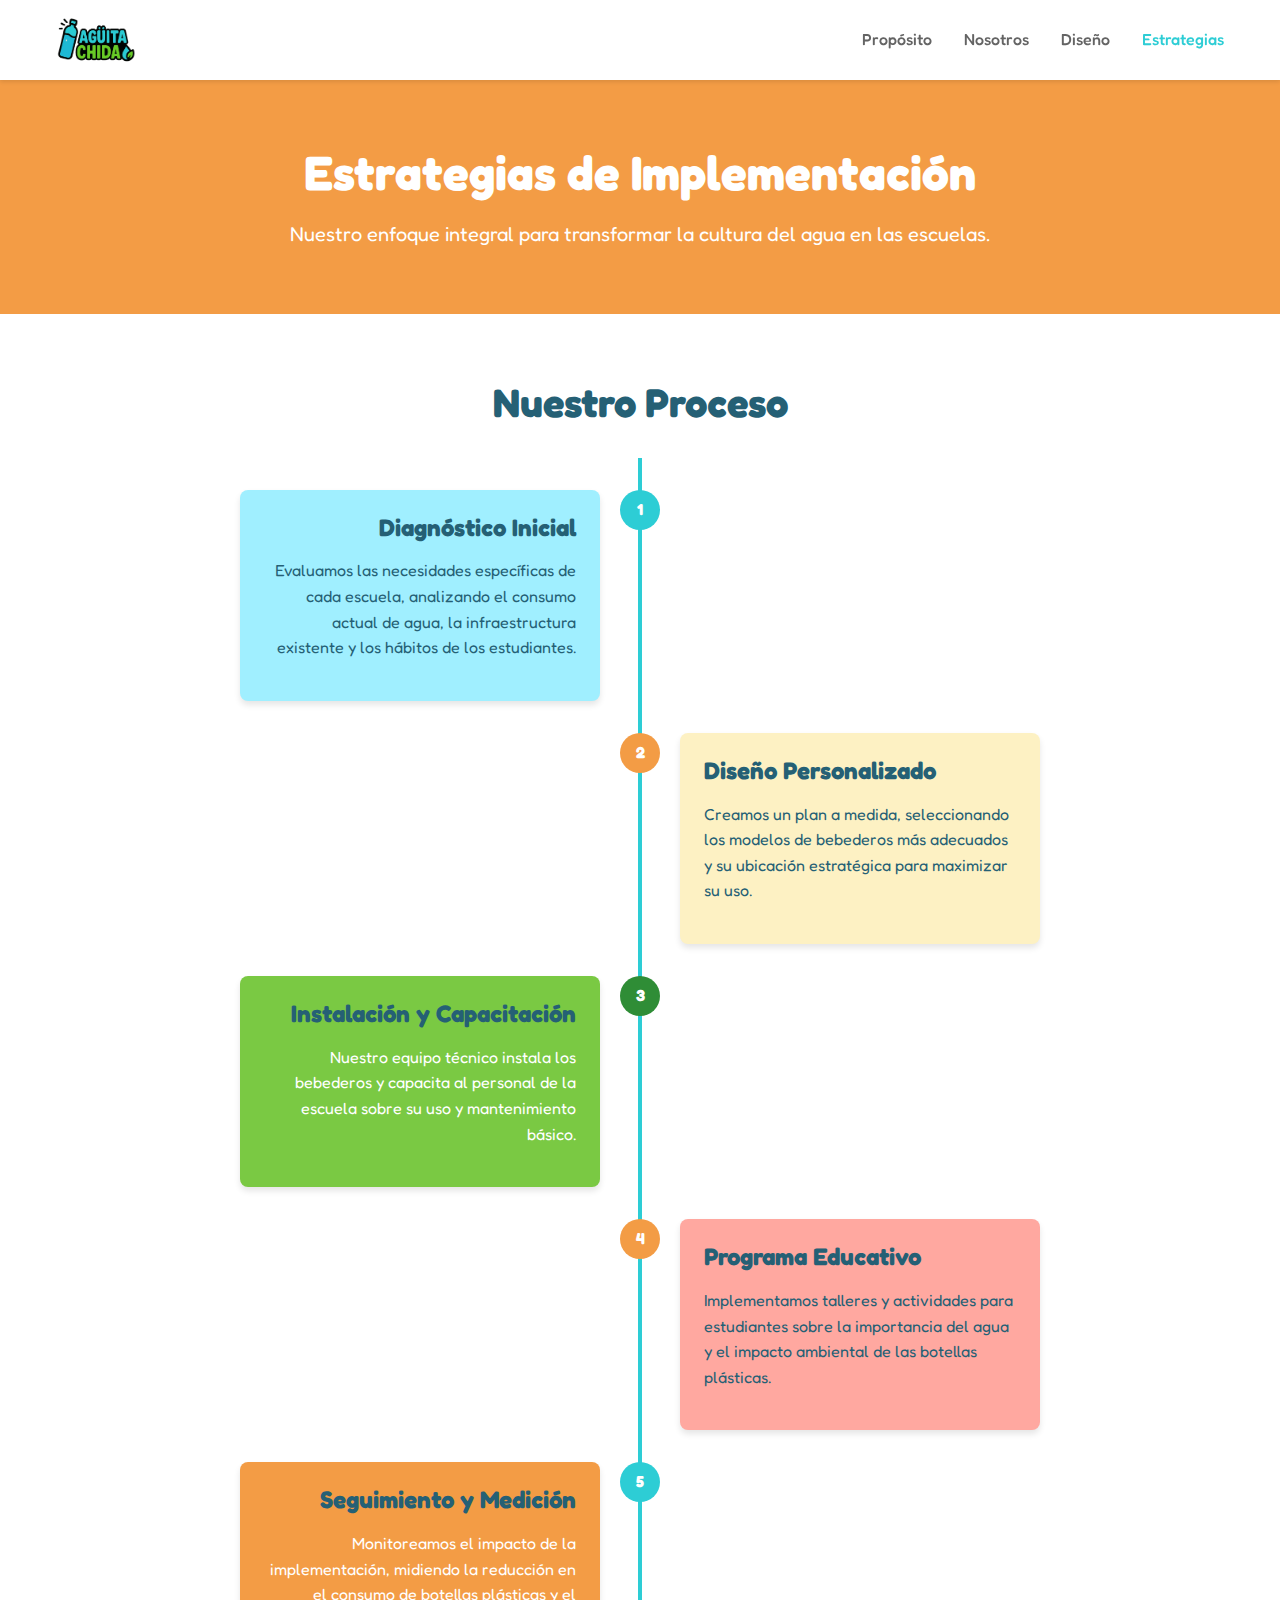
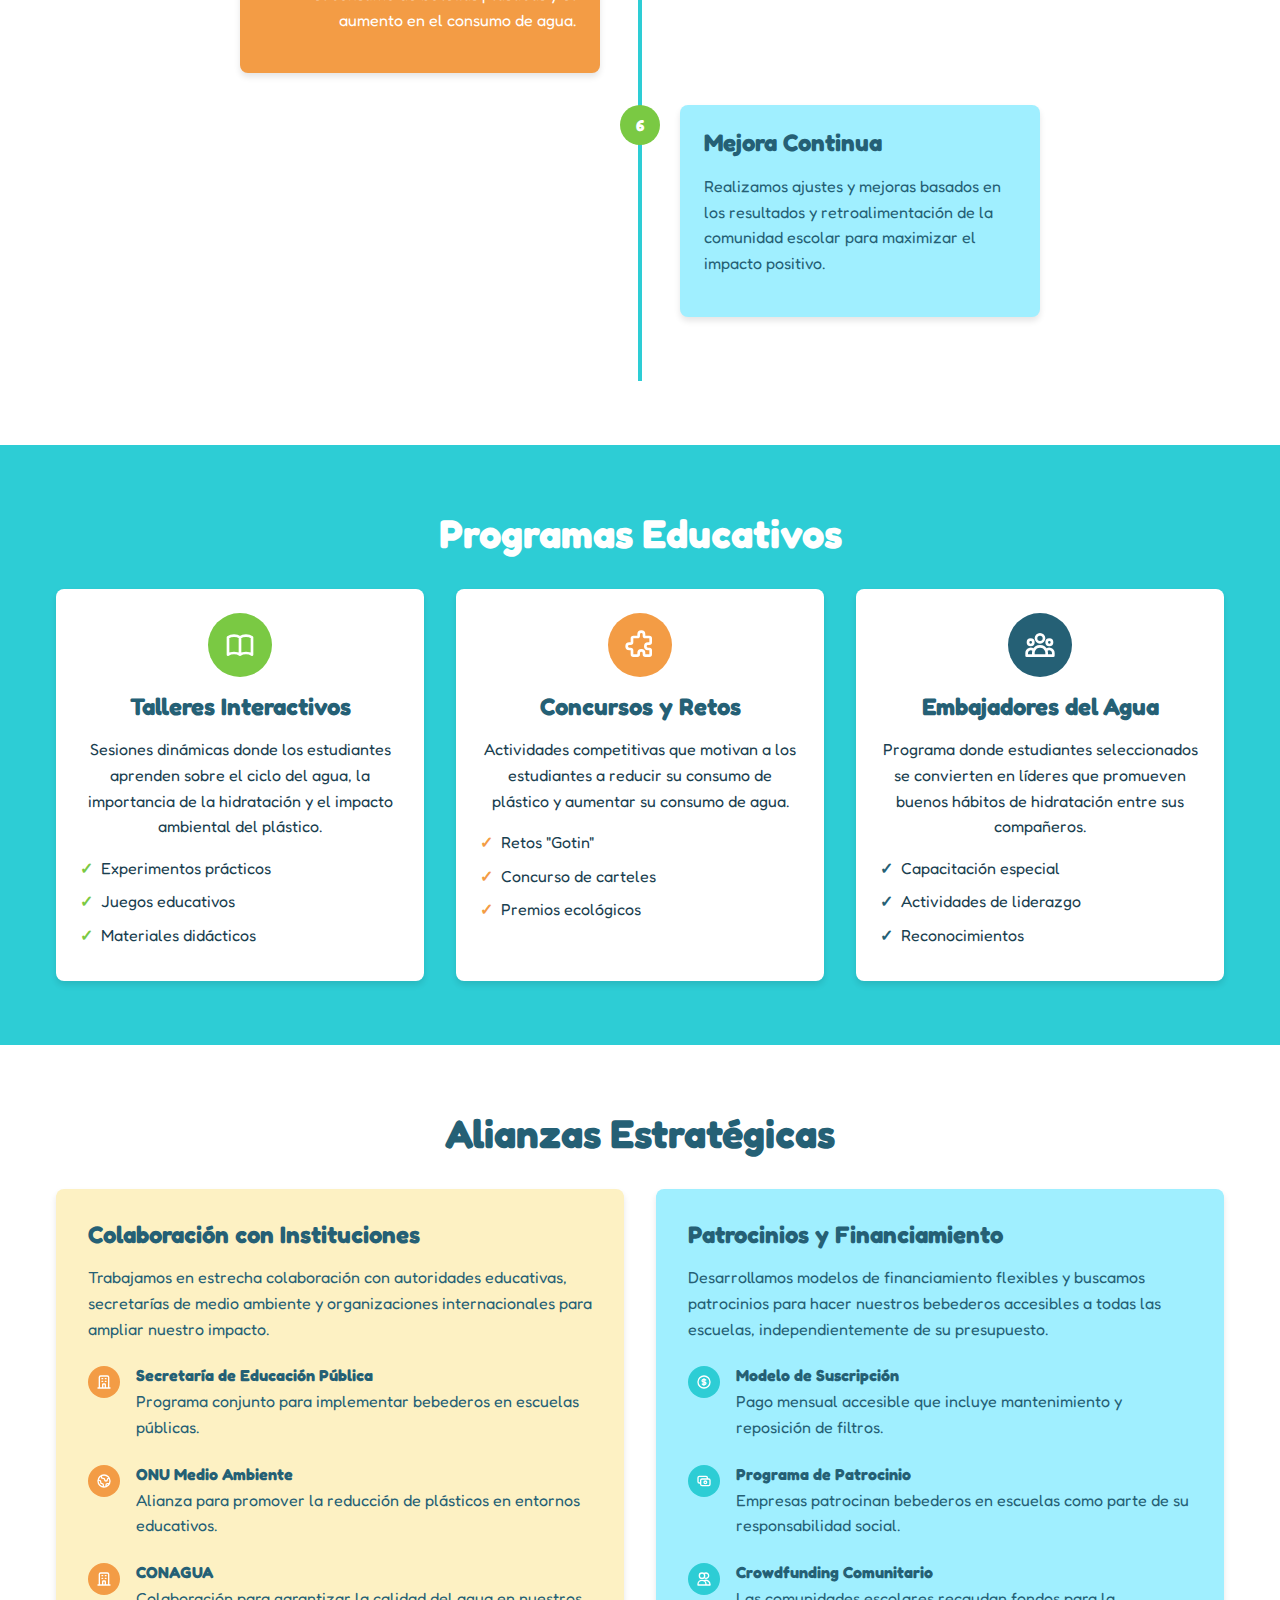
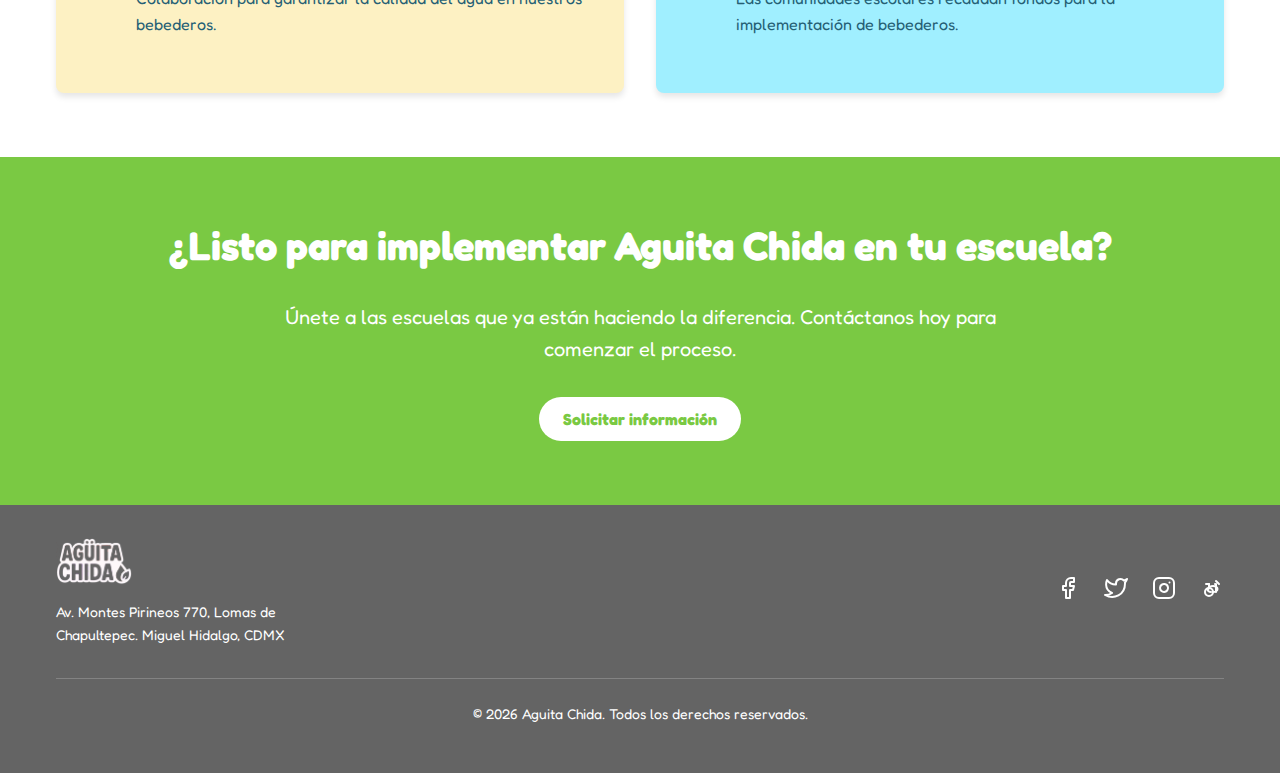
<file: estrategias.html>
<!DOCTYPE html>
<html lang="es">
<head>
    <meta charset="UTF-8">
    <meta name="viewport" content="width=device-width, initial-scale=1.0">
    <title>EStrategias - Aguita Chida</title>
    <meta name="description" content="Conoce nuestras EStrategias: un enfoque integral para transformar la cultura del agua en las escuelas.">
    <link rel="preconnect" href="https://fonts.googleapis.com">
    <link rel="preconnect" href="https://fonts.gstatic.com" crossorigin>
    <link href="https://fonts.googleapis.com/css2?family=Fredoka:wght@300;400;500;600;700&display=swap" rel="stylesheet">
    <link rel="stylesheet" href="css/styles.css">
    <link rel="icon" href="img/favicon.ico" type="image/x-icon">
</head>
<body>
    <!-- Navbar -->
    <nav class="navbar">
        <div class="container">
            <div class="navbar-content">
                <!-- Logo -->
                <a href="index.html" class="navbar-logo">
                    <div class="logo-image">
                        <img src="img/logo-AguitaChida.png" alt="Aguita Chida Logo">
                    </div>
                </a>

                <!-- Desktop Navigation -->
                <div class="navbar-links">
                    <a href="proposito.html" class="nav-link">Propósito</a>
                    <a href="marca.html" class="nav-link">Nosotros</a>
                    <a href="diseno.html" class="nav-link">Diseño</a>
                    <a href="estrategias.html" class="nav-link">Estrategias</a>
                </div>

                <!-- Mobile Menu Button -->
                <div class="mobile-menu-button">
                    <button id="menu-toggle">
                        <svg xmlns="http://www.w3.org/2000/svg" class="menu-icon" viewBox="0 0 24 24" fill="none" stroke="currentColor" stroke-width="2" stroke-linecap="round" stroke-linejoin="round">
                            <line x1="3" y1="12" x2="21" y2="12"></line>
                            <line x1="3" y1="6" x2="21" y2="6"></line>
                            <line x1="3" y1="18" x2="21" y2="18"></line>
                        </svg>
                        <svg xmlns="http://www.w3.org/2000/svg" class="close-icon hidden" viewBox="0 0 24 24" fill="none" stroke="currentColor" stroke-width="2" stroke-linecap="round" stroke-linejoin="round">
                            <line x1="18" y1="6" x2="6" y2="18"></line>
                            <line x1="6" y1="6" x2="18" y2="18"></line>
                        </svg>
                    </button>
                </div>
            </div>
        </div>

        <!-- Mobile Navigation -->
        <div class="mobile-menu hidden" id="mobile-menu">
            <div class="container">
                <div class="mobile-menu-links">
                    <a href="proposito.html" class="mobile-nav-link">Propósito</a>
                    <a href="marca.html" class="mobile-nav-link">Nosotros</a>
                    <a href="diseno.html" class="mobile-nav-link">Diseño</a>
                    <a href="estrategias.html" class="mobile-nav-link">Estrategias</a>
                </div>
            </div>
        </div>
    </nav>

    <main>
        <!-- Hero Section -->
        <section class="page-hero bg-orange">
            <div class="container">
                <h1>Estrategias de Implementación</h1>
                <p>
                    Nuestro enfoque integral para transformar la cultura del agua en las escuelas.
                </p>
            </div>
        </section>

        <!-- Proceso de Implementación -->
        <section class="implementation-process">
            <div class="container">
                <h2>Nuestro Proceso</h2>

                <div class="timeline">
                    <div class="timeline-item left">
                        <div class="timeline-marker bg-turquoise">1</div>
                        <div class="timeline-content bg-light-blue">
                            <h3>Diagnóstico Inicial</h3>
                            <p>
                                Evaluamos las necesidades específicas de cada escuela, analizando el consumo actual de agua, la infraestructura existente y los hábitos de los estudiantes.
                            </p>
                        </div>
                    </div>

                    <div class="timeline-item right">
                        <div class="timeline-marker bg-orange">2</div>
                        <div class="timeline-content bg-yellow">
                            <h3>Diseño Personalizado</h3>
                            <p>
                                Creamos un plan a medida, seleccionando los modelos de bebederos más adecuados y su ubicación estratégica para maximizar su uso.
                            </p>
                        </div>
                    </div>

                    <div class="timeline-item left">
                        <div class="timeline-marker bg-dark-green">3</div>
                        <div class="timeline-content bg-green text-white">
                            <h3>Instalación y Capacitación</h3>
                            <p>
                                Nuestro equipo técnico instala los bebederos y capacita al personal de la escuela sobre su uso y mantenimiento básico.
                            </p>
                        </div>
                    </div>

                    <div class="timeline-item right">
                        <div class="timeline-marker bg-orange">4</div>
                        <div class="timeline-content bg-coral">
                            <h3>Programa Educativo</h3>
                            <p>
                                Implementamos talleres y actividades para estudiantes sobre la importancia del agua y el impacto ambiental de las botellas plásticas.
                            </p>
                        </div>
                    </div>

                    <div class="timeline-item left">
                        <div class="timeline-marker bg-turquoise">5</div>
                        <div class="timeline-content bg-orange text-white">
                            <h3>Seguimiento y Medición</h3>
                            <p>
                                Monitoreamos el impacto de la implementación, midiendo la reducción en el consumo de botellas plásticas y el aumento en el consumo de agua.
                            </p>
                        </div>
                    </div>

                    <div class="timeline-item right">
                        <div class="timeline-marker bg-green">6</div>
                        <div class="timeline-content bg-light-blue">
                            <h3>Mejora Continua</h3>
                            <p>
                                Realizamos ajustes y mejoras basados en los resultados y retroalimentación de la comunidad escolar para maximizar el impacto positivo.
                            </p>
                        </div>
                    </div>
                </div>
            </div>
        </section>

        <!-- Programas Educativos -->
        <section class="educational-programs bg-turquoise">
            <div class="container">
                <h2>Programas Educativos</h2>

                <div class="programs-grid">
                    <div class="program-card">
                        <div class="program-icon bg-green">
                            <svg xmlns="http://www.w3.org/2000/svg" viewBox="0 0 24 24" fill="none" stroke="currentColor" stroke-width="2" stroke-linecap="round" stroke-linejoin="round">
                                <path d="M12 6.253v13m0-13C10.832 5.477 9.246 5 7.5 5S4.168 5.477 3 6.253v13C4.168 18.477 5.754 18 7.5 18s3.332.477 4.5 1.253m0-13C13.168 5.477 14.754 5 16.5 5c1.747 0 3.332.477 4.5 1.253v13C19.832 18.477 18.247 18 16.5 18c-1.746 0-3.332.477-4.5 1.253"></path>
                            </svg>
                        </div>
                        <h3>Talleres Interactivos</h3>
                        <p>
                            Sesiones dinámicas donde los estudiantes aprenden sobre el ciclo del agua, la importancia de la
                            hidratación y el impacto ambiental del plástico.
                        </p>
                        <ul class="program-features">
                            <li><span class="check-icon green">✓</span> Experimentos prácticos</li>
                            <li><span class="check-icon green">✓</span> Juegos educativos</li>
                            <li><span class="check-icon green">✓</span> Materiales didácticos</li>
                        </ul>
                    </div>

                    <div class="program-card">
                        <div class="program-icon bg-orange">
                            <svg xmlns="http://www.w3.org/2000/svg" viewBox="0 0 24 24" fill="none" stroke="currentColor" stroke-width="2" stroke-linecap="round" stroke-linejoin="round">
                                <path d="M11 4a2 2 0 114 0v1a1 1 0 001 1h3a1 1 0 011 1v3a1 1 0 01-1 1h-1a2 2 0 100 4h1a1 1 0 011 1v3a1 1 0 01-1 1h-3a1 1 0 01-1-1v-1a2 2 0 10-4 0v1a1 1 0 01-1 1H7a1 1 0 01-1-1v-3a1 1 0 00-1-1H4a2 2 0 110-4h1a1 1 0 001-1V7a1 1 0 011-1h3a1 1 0 001-1V4z"></path>
                            </svg>
                        </div>
                        <h3>Concursos y Retos</h3>
                        <p>
                            Actividades competitivas que motivan a los estudiantes a reducir su consumo de plástico y aumentar su
                            consumo de agua.
                        </p>
                        <ul class="program-features">
                            <li><span class="check-icon orange">✓</span> Retos "Gotin"</li>
                            <li><span class="check-icon orange">✓</span> Concurso de carteles</li>
                            <li><span class="check-icon orange">✓</span> Premios ecológicos</li>
                        </ul>
                    </div>

                    <div class="program-card">
                        <div class="program-icon bg-dark-blue">
                            <svg xmlns="http://www.w3.org/2000/svg" viewBox="0 0 24 24" fill="none" stroke="currentColor" stroke-width="2" stroke-linecap="round" stroke-linejoin="round">
                                <path d="M17 20h5v-2a3 3 0 00-5.356-1.857M17 20H7m10 0v-2c0-.656-.126-1.283-.356-1.857M7 20H2v-2a3 3 0 015.356-1.857M7 20v-2c0-.656.126-1.283.356-1.857m0 0a5.002 5.002 0 019.288 0M15 7a3 3 0 11-6 0 3 3 0 016 0zm6 3a2 2 0 11-4 0 2 2 0 014 0zM7 10a2 2 0 11-4 0 2 2 0 014 0z"></path>
                            </svg>
                        </div>
                        <h3>Embajadores del Agua</h3>
                        <p>
                            Programa donde estudiantes seleccionados se convierten en líderes que promueven buenos hábitos de
                            hidratación entre sus compañeros.
                        </p>
                        <ul class="program-features">
                            <li><span class="check-icon dark-blue">✓</span> Capacitación especial</li>
                            <li><span class="check-icon dark-blue">✓</span> Actividades de liderazgo</li>
                            <li><span class="check-icon dark-blue">✓</span> Reconocimientos</li>
                        </ul>
                    </div>
                </div>
            </div>
        </section>

        <!-- Alianzas Estratégicas -->
        <section class="strategic-alliances">
            <div class="container">
                <h2>Alianzas Estratégicas</h2>

                <div class="alliances-grid">
                    <div class="alliance-card bg-yellow">
                        <h3>Colaboración con Instituciones</h3>
                        <p>
                            Trabajamos en estrecha colaboración con autoridades educativas, secretarías de medio ambiente y
                            organizaciones internacionales para ampliar nuestro impacto.
                        </p>
                        <ul class="alliance-list">
                            <li>
                                <div class="alliance-icon bg-orange">
                                    <svg xmlns="http://www.w3.org/2000/svg" viewBox="0 0 24 24" fill="none" stroke="currentColor" stroke-width="2" stroke-linecap="round" stroke-linejoin="round">
                                        <path d="M19 21V5a2 2 0 00-2-2H7a2 2 0 00-2 2v16m14 0h2m-2 0h-5m-9 0H3m2 0h5M9 7h1m-1 4h1m4-4h1m-1 4h1m-5 10v-5a1 1 0 011-1h2a1 1 0 011 1v5m-4 0h4"></path>
                                    </svg>
                                </div>
                                <div class="alliance-content">
                                    <h4>Secretaría de Educación Pública</h4>
                                    <p>Programa conjunto para implementar bebederos en escuelas públicas.</p>
                                </div>
                            </li>
                            <li>
                                <div class="alliance-icon bg-orange">
                                    <svg xmlns="http://www.w3.org/2000/svg" viewBox="0 0 24 24" fill="none" stroke="currentColor" stroke-width="2" stroke-linecap="round" stroke-linejoin="round">
                                        <path d="M3.055 11H5a2 2 0 012 2v1a2 2 0 002 2 2 2 0 012 2v2.945M8 3.935V5.5A2.5 2.5 0 0010.5 8h.5a2 2 0 012 2 2 2 0 104 0 2 2 0 012-2h1.064M15 20.488V18a2 2 0 012-2h3.064M21 12a9 9 0 11-18 0 9 9 0 0118 0z"></path>
                                    </svg>
                                </div>
                                <div class="alliance-content">
                                    <h4>ONU Medio Ambiente</h4>
                                    <p>Alianza para promover la reducción de plásticos en entornos educativos.</p>
                                </div>
                            </li>
                            <li>
                                <div class="alliance-icon bg-orange">
                                    <svg xmlns="http://www.w3.org/2000/svg" viewBox="0 0 24 24" fill="none" stroke="currentColor" stroke-width="2" stroke-linecap="round" stroke-linejoin="round">
                                        <path d="M19 21V5a2 2 0 00-2-2H7a2 2 0 00-2 2v16m14 0h2m-2 0h-5m-9 0H3m2 0h5M9 7h1m-1 4h1m4-4h1m-1 4h1m-5 10v-5a1 1 0 011-1h2a1 1 0 011 1v5m-4 0h4"></path>
                                    </svg>
                                </div>
                                <div class="alliance-content">
                                    <h4>CONAGUA</h4>
                                    <p>Colaboración para garantizar la calidad del agua en nuestros bebederos.</p>
                                </div>
                            </li>
                        </ul>
                    </div>

                    <div class="alliance-card bg-light-blue">
                        <h3>Patrocinios y Financiamiento</h3>
                        <p>
                            Desarrollamos modelos de financiamiento flexibles y buscamos patrocinios para hacer nuestros bebederos
                            accesibles a todas las escuelas, independientemente de su presupuesto.
                        </p>
                        <ul class="alliance-list">
                            <li>
                                <div class="alliance-icon bg-turquoise">
                                    <svg xmlns="http://www.w3.org/2000/svg" viewBox="0 0 24 24" fill="none" stroke="currentColor" stroke-width="2" stroke-linecap="round" stroke-linejoin="round">
                                        <path d="M12 8c-1.657 0-3 .895-3 2s1.343 2 3 2 3 .895 3 2-1.343 2-3 2m0-8c1.11 0 2.08.402 2.599 1M12 8V7m0 1v8m0 0v1m0-1c-1.11 0-2.08-.402-2.599-1M21 12a9 9 0 11-18 0 9 9 0 0118 0z"></path>
                                    </svg>
                                </div>
                                <div class="alliance-content">
                                    <h4>Modelo de Suscripción</h4>
                                    <p>Pago mensual accesible que incluye mantenimiento y reposición de filtros.</p>
                                </div>
                            </li>
                            <li>
                                <div class="alliance-icon bg-turquoise">
                                    <svg xmlns="http://www.w3.org/2000/svg" viewBox="0 0 24 24" fill="none" stroke="currentColor" stroke-width="2" stroke-linecap="round" stroke-linejoin="round">
                                        <path d="M17 9V7a2 2 0 00-2-2H5a2 2 0 00-2 2v6a2 2 0 002 2h2m2 4h10a2 2 0 002-2v-6a2 2 0 00-2-2H9a2 2 0 00-2 2v6a2 2 0 002 2zm7-5a2 2 0 11-4 0 2 2 0 014 0z"></path>
                                    </svg>
                                </div>
                                <div class="alliance-content">
                                    <h4>Programa de Patrocinio</h4>
                                    <p>Empresas patrocinan bebederos en escuelas como parte de su responsabilidad social.</p>
                                </div>
                            </li>
                            <li>
                                <div class="alliance-icon bg-turquoise">
                                    <svg xmlns="http://www.w3.org/2000/svg" viewBox="0 0 24 24" fill="none" stroke="currentColor" stroke-width="2" stroke-linecap="round" stroke-linejoin="round">
                                        <path d="M12 4.354a4 4 0 110 5.292M15 21H3v-1a6 6 0 0112 0v1zm0 0h6v-1a6 6 0 00-9-5.197M13 7a4 4 0 11-8 0 4 4 0 018 0z"></path>
                                    </svg>
                                </div>
                                <div class="alliance-content">
                                    <h4>Crowdfunding Comunitario</h4>
                                    <p>Las comunidades escolares recaudan fondos para la implementación de bebederos.</p>
                                </div>
                            </li>
                        </ul>
                    </div>
                </div>
            </div>
        </section>

        <!-- CTA -->
        <section class="cta bg-green">
            <div class="container">
                <h2>¿Listo para implementar Aguita Chida en tu escuela?</h2>
                <p>
                    Únete a las escuelas que ya están haciendo la diferencia. Contáctanos hoy para comenzar el proceso.
                </p>
                <button class="btn btn-white"><a href="https://mail.google.com/mail/u/0/?fs=1&tf=cm&source=mailto&to=contacto@aguitachida.com" target="_blank">Solicitar información</a></button>
            </div>
        </section>
    </main>

    <!-- Footer -->
    <footer class="footer">
        <div class="container">
            <div class="footer-content">
                <!-- Logo and Address -->
                <div class="footer-info">
                    <a href="index.html" class="footer-logo">
                        <div class="logo-image">
                            <img src="img/logoBN.png" alt="Aguita Chida Logo">
                        </div>
                    </a>
                    <p class="address">
                        Av. Montes Pirineos 770, Lomas de Chapultepec. Miguel Hidalgo, CDMX
                    </p>
                </div>

                <!-- Social Media -->
                <div class="social-links">
                    <a href="https://facebook.com" class="social-link" aria-label="Facebook">
                        <svg xmlns="http://www.w3.org/2000/svg" viewBox="0 0 24 24" fill="none" stroke="currentColor" stroke-width="2" stroke-linecap="round" stroke-linejoin="round">
                            <path d="M18 2h-3a5 5 0 0 0-5 5v3H7v4h3v8h4v-8h3l1-4h-4V7a1 1 0 0 1 1-1h3z"></path>
                        </svg>
                    </a>
                    <a href="https://twitter.com" class="social-link" aria-label="Twitter">
                        <svg xmlns="http://www.w3.org/2000/svg" viewBox="0 0 24 24" fill="none" stroke="currentColor" stroke-width="2" stroke-linecap="round" stroke-linejoin="round">
                            <path d="M23 3a10.9 10.9 0 0 1-3.14 1.53 4.48 4.48 0 0 0-7.86 3v1A10.66 10.66 0 0 1 3 4s-4 9 5 13a11.64 11.64 0 0 1-7 2c9 5 20 0 20-11.5a4.5 4.5 0 0 0-.08-.83A7.72 7.72 0 0 0 23 3z"></path>
                        </svg>
                    </a>
                    <a href="https://instagram.com" class="social-link" aria-label="Instagram">
                        <svg xmlns="http://www.w3.org/2000/svg" viewBox="0 0 24 24" fill="none" stroke="currentColor" stroke-width="2" stroke-linecap="round" stroke-linejoin="round">
                            <rect x="2" y="2" width="20" height="20" rx="5" ry="5"></rect>
                            <path d="M16 11.37A4 4 0 1 1 12.63 8 4 4 0 0 1 16 11.37z"></path>
                            <line x1="17.5" y1="6.5" x2="17.51" y2="6.5"></line>
                        </svg>
                    </a>
                    <a href="https://tiktok.com" class="social-link" aria-label="TikTok">
                        <svg xmlns="http://www.w3.org/2000/svg" viewBox="0 0 24 24" fill="none" stroke="currentColor" stroke-width="2" stroke-linecap="round" stroke-linejoin="round">
                            <path d="M9 12a4 4 0 1 0 0 8 4 4 0 0 0 0-8z"></path>
                            <path d="M15 8h.01"></path>
                            <path d="M11 16c-3 0-4-3-4-3"></path>
                            <path d="M13 16c2.486 0 4.5-1.343 4.5-3s-2.014-3-4.5-3c-2.486 0-4.5 1.343-4.5 3"></path>
                            <path d="M16 8v8"></path>
                            <path d="M19 8l-3-3"></path>
                            <path d="M9 12V8"></path>
                            <path d="M9 8H6"></path>
                        </svg>
                    </a>
                </div>
            </div>

            <div class="footer-copyright">
                <p>&copy; <span id="current-year"></span> Aguita Chida. Todos los derechos reservados.</p>
            </div>
        </div>
    </footer>

    <script src="js/script.js"></script>
</body>
</html>
</file>
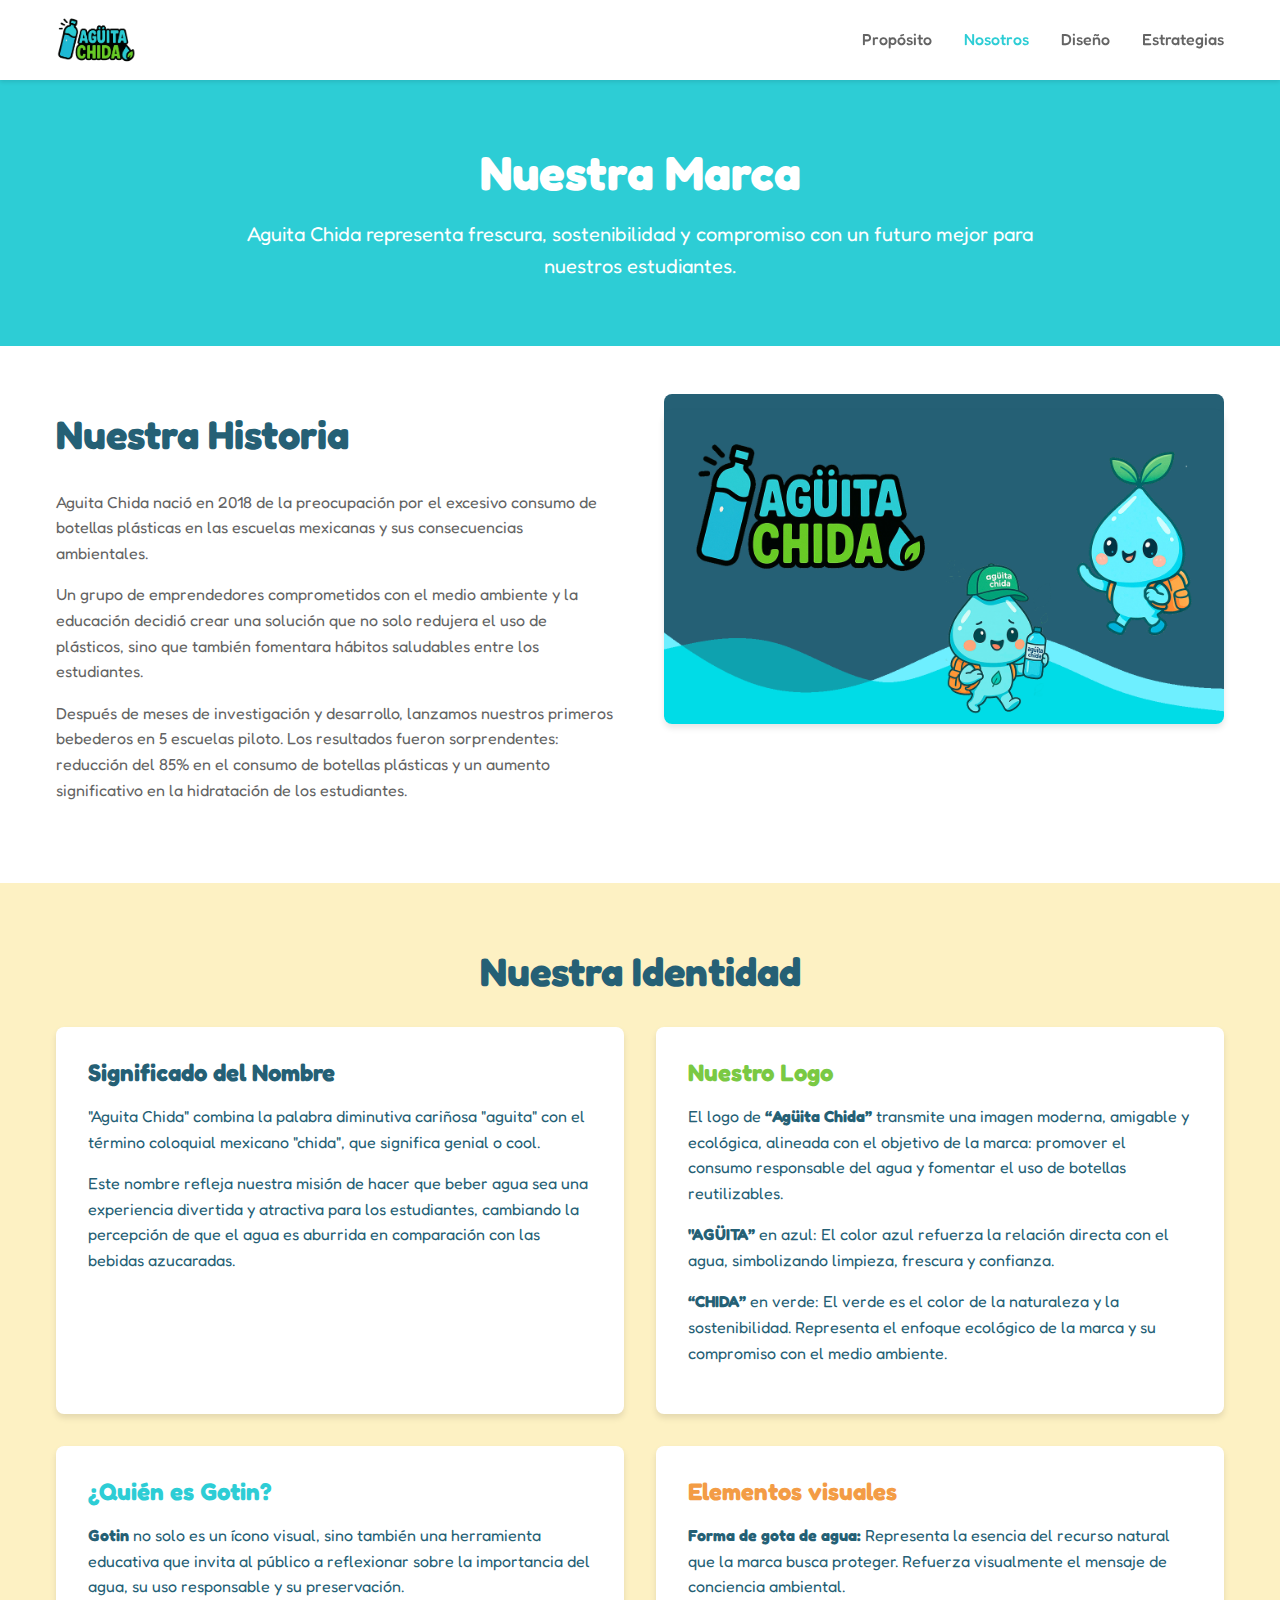
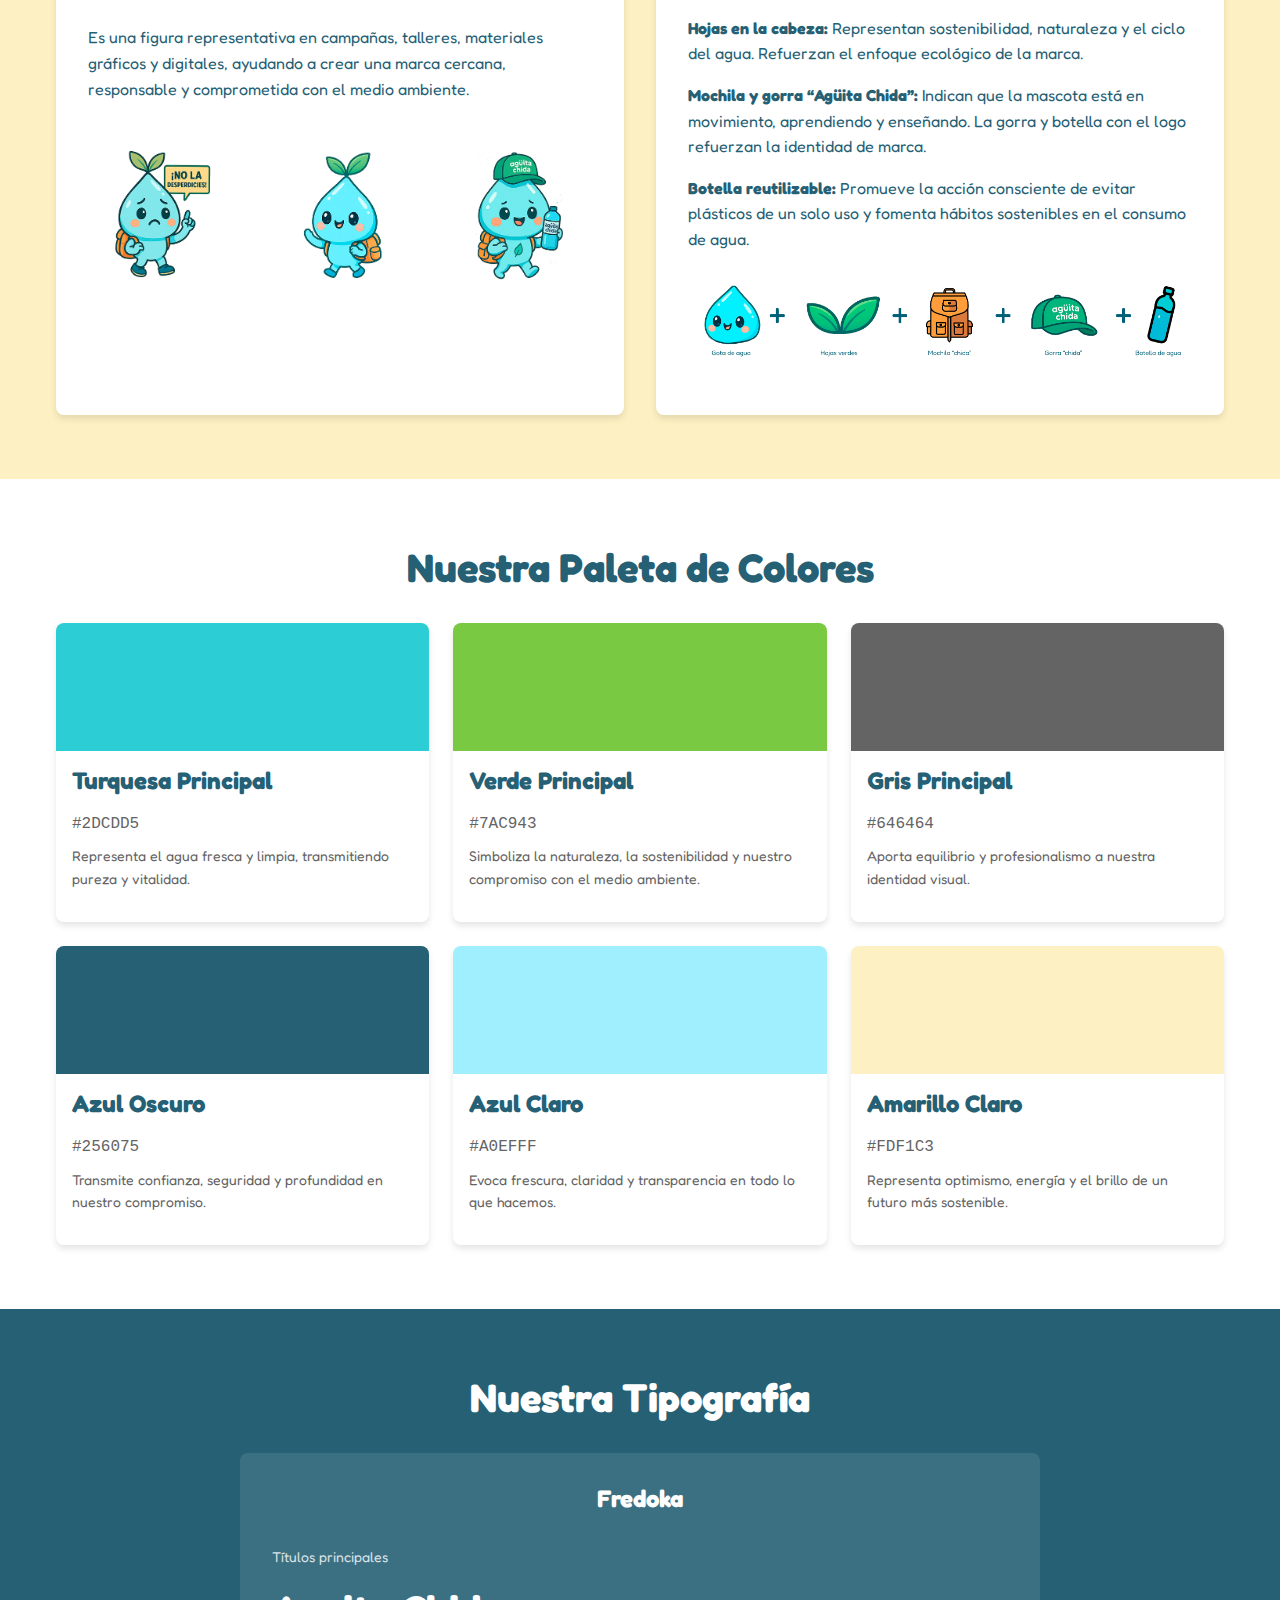
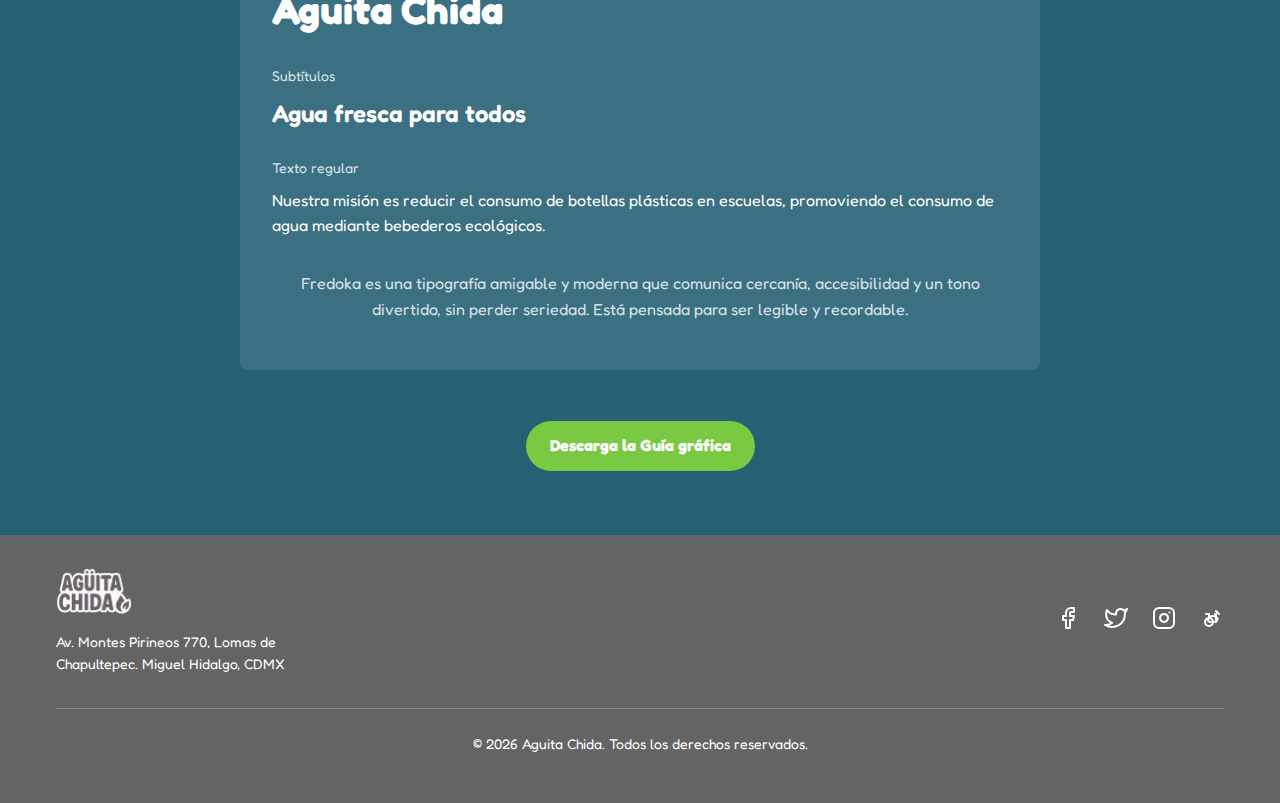
<file: marca.html>
<!DOCTYPE html>
<html lang="es">
<head>
    <meta charset="UTF-8">
    <meta name="viewport" content="width=device-width, initial-scale=1.0">
    <title>La Marca - Aguita Chida</title>
    <meta name="description" content="Conoce la marca Aguita Chida: nuestra historia, identidad, paleta de colores y tipografía.">
    <link rel="preconnect" href="https://fonts.googleapis.com">
    <link rel="preconnect" href="https://fonts.gstatic.com" crossorigin>
    <link href="https://fonts.googleapis.com/css2?family=Fredoka:wght@300;400;500;600;700&display=swap" rel="stylesheet">
    <link rel="stylesheet" href="css/styles.css">
    <link rel="icon" href="img/favicon.ico" type="image/x-icon">
</head>
<body>
    <!-- Navbar -->
    <nav class="navbar">
        <div class="container">
            <div class="navbar-content">
                <!-- Logo -->
                <a href="index.html" class="navbar-logo">
                    <div class="logo-image">
                        <img src="img/logo-AguitaChida.png" alt="Aguita Chida Logo">
                    </div>
                </a>

                <!-- Desktop Navigation -->
                <div class="navbar-links">
                    <a href="proposito.html" class="nav-link">Propósito</a>
                    <a href="marca.html" class="nav-link">Nosotros</a>
                    <a href="diseno.html" class="nav-link">Diseño</a>
                    <a href="estrategias.html" class="nav-link">Estrategias</a>
                </div>

                <!-- Mobile Menu Button -->
                <div class="mobile-menu-button">
                    <button id="menu-toggle">
                        <svg xmlns="http://www.w3.org/2000/svg" class="menu-icon" viewBox="0 0 24 24" fill="none" stroke="currentColor" stroke-width="2" stroke-linecap="round" stroke-linejoin="round">
                            <line x1="3" y1="12" x2="21" y2="12"></line>
                            <line x1="3" y1="6" x2="21" y2="6"></line>
                            <line x1="3" y1="18" x2="21" y2="18"></line>
                        </svg>
                        <svg xmlns="http://www.w3.org/2000/svg" class="close-icon hidden" viewBox="0 0 24 24" fill="none" stroke="currentColor" stroke-width="2" stroke-linecap="round" stroke-linejoin="round">
                            <line x1="18" y1="6" x2="6" y2="18"></line>
                            <line x1="6" y1="6" x2="18" y2="18"></line>
                        </svg>
                    </button>
                </div>
            </div>
        </div>

        <!-- Mobile Navigation -->
        <div class="mobile-menu hidden" id="mobile-menu">
            <div class="container">
                <div class="mobile-menu-links">
                    <a href="proposito.html" class="mobile-nav-link">Propósito</a>
                    <a href="marca.html" class="mobile-nav-link">Nosotros</a>
                    <a href="diseno.html" class="mobile-nav-link">Diseño</a>
                    <a href="estrategias.html" class="mobile-nav-link">Estrategias</a>
                </div>
            </div>
        </div>
    </nav>

    <main>
        <!-- Hero Section -->
        <section class="page-hero bg-turquoise">
            <div class="container">
                <h1>Nuestra Marca</h1>
                <p>
                    Aguita Chida representa frescura, sostenibilidad y compromiso con un futuro mejor para nuestros
                    estudiantes.
                </p>
            </div>
        </section>

        <!-- Historia -->
        <section class="history">
            <div class="container">
                <div class="history-grid">
                    <div class="history-content">
                        <h2>Nuestra Historia</h2>
                        <p>
                            Aguita Chida nació en 2018 de la preocupación por el excesivo consumo de botellas plásticas en las
                            escuelas mexicanas y sus consecuencias ambientales.
                        </p>
                        <p>
                            Un grupo de emprendedores comprometidos con el medio ambiente y la educación decidió crear una
                            solución que no solo redujera el uso de plásticos, sino que también fomentara hábitos saludables entre
                            los estudiantes.
                        </p>
                        <p>
                            Después de meses de investigación y desarrollo, lanzamos nuestros primeros bebederos en 5 escuelas
                            piloto. Los resultados fueron sorprendentes: reducción del 85% en el consumo de botellas plásticas y
                            un aumento significativo en la hidratación de los estudiantes.
                        </p>
                    </div>

                    <div class="history-image">
                        <div class="image-containerx">
                            <img src="img/img1.png" alt="Historia de Aguita Chida">
                        </div>
                    </div>
                </div>
            </div>
        </section>

        <!-- Identidad de Marca -->
        <section class="brand-identity bg-yellow">
            <div class="container">
                <h2>Nuestra Identidad</h2>

                <div class="identity-grid">
                    <div class="identity-card">
                        <h3 class="text-dark-blue">Significado del Nombre</h3>
                        <p>
                            "Aguita Chida" combina la palabra diminutiva cariñosa "aguita" con el término coloquial mexicano
                            "chida", que significa genial o cool.
                        </p>
                        <p>
                            Este nombre refleja nuestra misión de hacer que beber agua sea una experiencia divertida y atractiva
                            para los estudiantes, cambiando la percepción de que el agua es aburrida en comparación con las
                            bebidas azucaradas.
                        </p>
                    </div>

                    <div class="identity-card">
                        <h3 class="text-green">Nuestro Logo</h3>
                        <p>
                            El logo de <strong>“Agüita Chida”</strong> transmite una imagen moderna, amigable y ecológica, alineada con el objetivo de la marca: promover el consumo responsable del agua y fomentar el uso de botellas reutilizables.
                        </p>
                        <p>
                            <strong>"AGÜITA”</strong> en azul: El color azul refuerza la relación directa con el agua, simbolizando limpieza, frescura y confianza.
                        </p>
                        <p>
                            <strong>“CHIDA”</strong> en verde: El verde es el color de la naturaleza y la sostenibilidad. Representa el enfoque ecológico de la marca y su compromiso con el medio ambiente.
                        </p>
                        <!--<div class="logo-showcase">
                            <img src="img/placeholder.svg" alt="Logo de Aguita Chida">
                        </div>-->
                    </div>

                    <div class="identity-card">
                        <h3 class="text-turquoise">¿Quién es Gotin?</h3>
                        <p>
                            <strong>Gotin</strong> no solo es un ícono visual, sino también una herramienta educativa que invita al público a reflexionar sobre la importancia del agua, su uso responsable y su preservación. <br> 
                            <br>Es una figura representativa en campañas, talleres, materiales gráficos y digitales, ayudando a crear una marca cercana, responsable y comprometida con el medio ambiente.
                        </p>
                        <div class="logo-showcase">
                            <img src="img/img2.png" alt="Gotin">
                        </div>
                    </div>

                    <div class="identity-card">
                        <h3 class="text-orange">Elementos visuales</h3>
                        <p>
                            <strong>Forma de gota de agua:</strong> Representa la esencia del recurso natural que la marca busca proteger. Refuerza visualmente el mensaje de conciencia ambiental.
                        </p>
                        <p>
                            <strong>Hojas en la cabeza:</strong> Representan sostenibilidad, naturaleza y el ciclo del agua. Refuerzan el enfoque ecológico de la marca.
                        </p>
                        <p>
                           <strong> Mochila y gorra “Agüita Chida”:</strong> Indican que la mascota está en movimiento, aprendiendo y enseñando. La gorra y botella con el logo refuerzan la identidad de marca.
                        </p>
                        <p>
                            <strong>Botella reutilizable: </strong>Promueve la acción consciente de evitar plásticos de un solo uso y fomenta hábitos sostenibles en el consumo de agua.
                        </p>
                        <div class="logo-showcase">
                            <img src="img/visual-elements.png" alt="Gotin">
                        </div>
                    </div>
                </div>
            </div>
        </section>

        <!-- Paleta de Colores -->
        <section class="color-palette">
            <div class="container">
                <h2>Nuestra Paleta de Colores</h2>

                <div class="colors-grid">
                    <div class="color-card">
                        <div class="color-sample bg-turquoise"></div>
                        <div class="color-info">
                            <h3>Turquesa Principal</h3>
                            <p class="color-code">#2DCDD5</p>
                            <p class="color-description">
                                Representa el agua fresca y limpia, transmitiendo pureza y vitalidad.
                            </p>
                        </div>
                    </div>

                    <div class="color-card">
                        <div class="color-sample bg-green"></div>
                        <div class="color-info">
                            <h3>Verde Principal</h3>
                            <p class="color-code">#7AC943</p>
                            <p class="color-description">
                                Simboliza la naturaleza, la sostenibilidad y nuestro compromiso con el medio ambiente.
                            </p>
                        </div>
                    </div>

                    <div class="color-card">
                        <div class="color-sample bg-gray"></div>
                        <div class="color-info">
                            <h3>Gris Principal</h3>
                            <p class="color-code">#646464</p>
                            <p class="color-description">
                                Aporta equilibrio y profesionalismo a nuestra identidad visual.
                            </p>
                        </div>
                    </div>

                    <div class="color-card">
                        <div class="color-sample bg-dark-blue"></div>
                        <div class="color-info">
                            <h3>Azul Oscuro</h3>
                            <p class="color-code">#256075</p>
                            <p class="color-description">
                                Transmite confianza, seguridad y profundidad en nuestro compromiso.
                            </p>
                        </div>
                    </div>

                    <div class="color-card">
                        <div class="color-sample bg-light-blue"></div>
                        <div class="color-info">
                            <h3>Azul Claro</h3>
                            <p class="color-code">#A0EFFF</p>
                            <p class="color-description">
                                Evoca frescura, claridad y transparencia en todo lo que hacemos.
                            </p>
                        </div>
                    </div>

                    <div class="color-card">
                        <div class="color-sample bg-yellow"></div>
                        <div class="color-info">
                            <h3>Amarillo Claro</h3>
                            <p class="color-code">#FDF1C3</p>
                            <p class="color-description">
                                Representa optimismo, energía y el brillo de un futuro más sostenible.
                            </p>
                        </div>
                    </div>
                </div>
            </div>
        </section>

        <!-- Tipografía -->
        <section class="typography bg-dark-blue">
            <div class="container">
                <h2>Nuestra Tipografía</h2>

                <div class="typography-showcase">
                    <h3>Fredoka</h3>

                    <div class="typography-examples">
                        <div class="typography-example">
                            <p class="example-label">Títulos principales</p>
                            <p class="example-text title-text">Aguita Chida</p>
                        </div>

                        <div class="typography-example">
                            <p class="example-label">Subtítulos</p>
                            <p class="example-text subtitle-text">Agua fresca para todos</p>
                        </div>

                        <div class="typography-example">
                            <p class="example-label">Texto regular</p>
                            <p class="example-text regular-text">
                                Nuestra misión es reducir el consumo de botellas plásticas en escuelas, promoviendo el consumo de
                                agua mediante bebederos ecológicos.
                            </p>
                        </div>
                    </div>

                    <div class="typography-description">
                        <p>
                            Fredoka es una tipografía amigable y moderna que comunica cercanía, accesibilidad y un tono divertido, sin perder seriedad. Está pensada para ser legible y recordable.
                        </p>
                    </div>
                </div><br><br>
                <div class="cta-buttons">
                    <a href="img/identidadGrafica-AguitaChida.pdf" target="_blank" class="btn btn-primary">Descarga la Guía gráfica</a>
                </div>
            </div>
        </section>
    </main>

    <!-- Footer -->
    <footer class="footer">
        <div class="container">
            <div class="footer-content">
                <!-- Logo and Address -->
                <div class="footer-info">
                    <a href="index.html" class="footer-logo">
                        <div class="logo-image">
                            <img src="img/logoBN.png" alt="Aguita Chida Logo">
                        </div>
                    </a>
                    <p class="address">
                        Av. Montes Pirineos 770, Lomas de Chapultepec. Miguel Hidalgo, CDMX
                    </p>
                </div>

                <!-- Social Media -->
                <div class="social-links">
                    <a href="https://facebook.com" class="social-link" aria-label="Facebook">
                        <svg xmlns="http://www.w3.org/2000/svg" viewBox="0 0 24 24" fill="none" stroke="currentColor" stroke-width="2" stroke-linecap="round" stroke-linejoin="round">
                            <path d="M18 2h-3a5 5 0 0 0-5 5v3H7v4h3v8h4v-8h3l1-4h-4V7a1 1 0 0 1 1-1h3z"></path>
                        </svg>
                    </a>
                    <a href="https://twitter.com" class="social-link" aria-label="Twitter">
                        <svg xmlns="http://www.w3.org/2000/svg" viewBox="0 0 24 24" fill="none" stroke="currentColor" stroke-width="2" stroke-linecap="round" stroke-linejoin="round">
                            <path d="M23 3a10.9 10.9 0 0 1-3.14 1.53 4.48 4.48 0 0 0-7.86 3v1A10.66 10.66 0 0 1 3 4s-4 9 5 13a11.64 11.64 0 0 1-7 2c9 5 20 0 20-11.5a4.5 4.5 0 0 0-.08-.83A7.72 7.72 0 0 0 23 3z"></path>
                        </svg>
                    </a>
                    <a href="https://instagram.com" class="social-link" aria-label="Instagram">
                        <svg xmlns="http://www.w3.org/2000/svg" viewBox="0 0 24 24" fill="none" stroke="currentColor" stroke-width="2" stroke-linecap="round" stroke-linejoin="round">
                            <rect x="2" y="2" width="20" height="20" rx="5" ry="5"></rect>
                            <path d="M16 11.37A4 4 0 1 1 12.63 8 4 4 0 0 1 16 11.37z"></path>
                            <line x1="17.5" y1="6.5" x2="17.51" y2="6.5"></line>
                        </svg>
                    </a>
                    <a href="https://tiktok.com" class="social-link" aria-label="TikTok">
                        <svg xmlns="http://www.w3.org/2000/svg" viewBox="0 0 24 24" fill="none" stroke="currentColor" stroke-width="2" stroke-linecap="round" stroke-linejoin="round">
                            <path d="M9 12a4 4 0 1 0 0 8 4 4 0 0 0 0-8z"></path>
                            <path d="M15 8h.01"></path>
                            <path d="M11 16c-3 0-4-3-4-3"></path>
                            <path d="M13 16c2.486 0 4.5-1.343 4.5-3s-2.014-3-4.5-3c-2.486 0-4.5 1.343-4.5 3"></path>
                            <path d="M16 8v8"></path>
                            <path d="M19 8l-3-3"></path>
                            <path d="M9 12V8"></path>
                            <path d="M9 8H6"></path>
                        </svg>
                    </a>
                </div>
            </div>

            <div class="footer-copyright">
                <p>&copy; <span id="current-year"></span> Aguita Chida. Todos los derechos reservados.</p>
            </div>
        </div>
    </footer>

    <script src="js/script.js"></script>
</body>
</html>
</file>
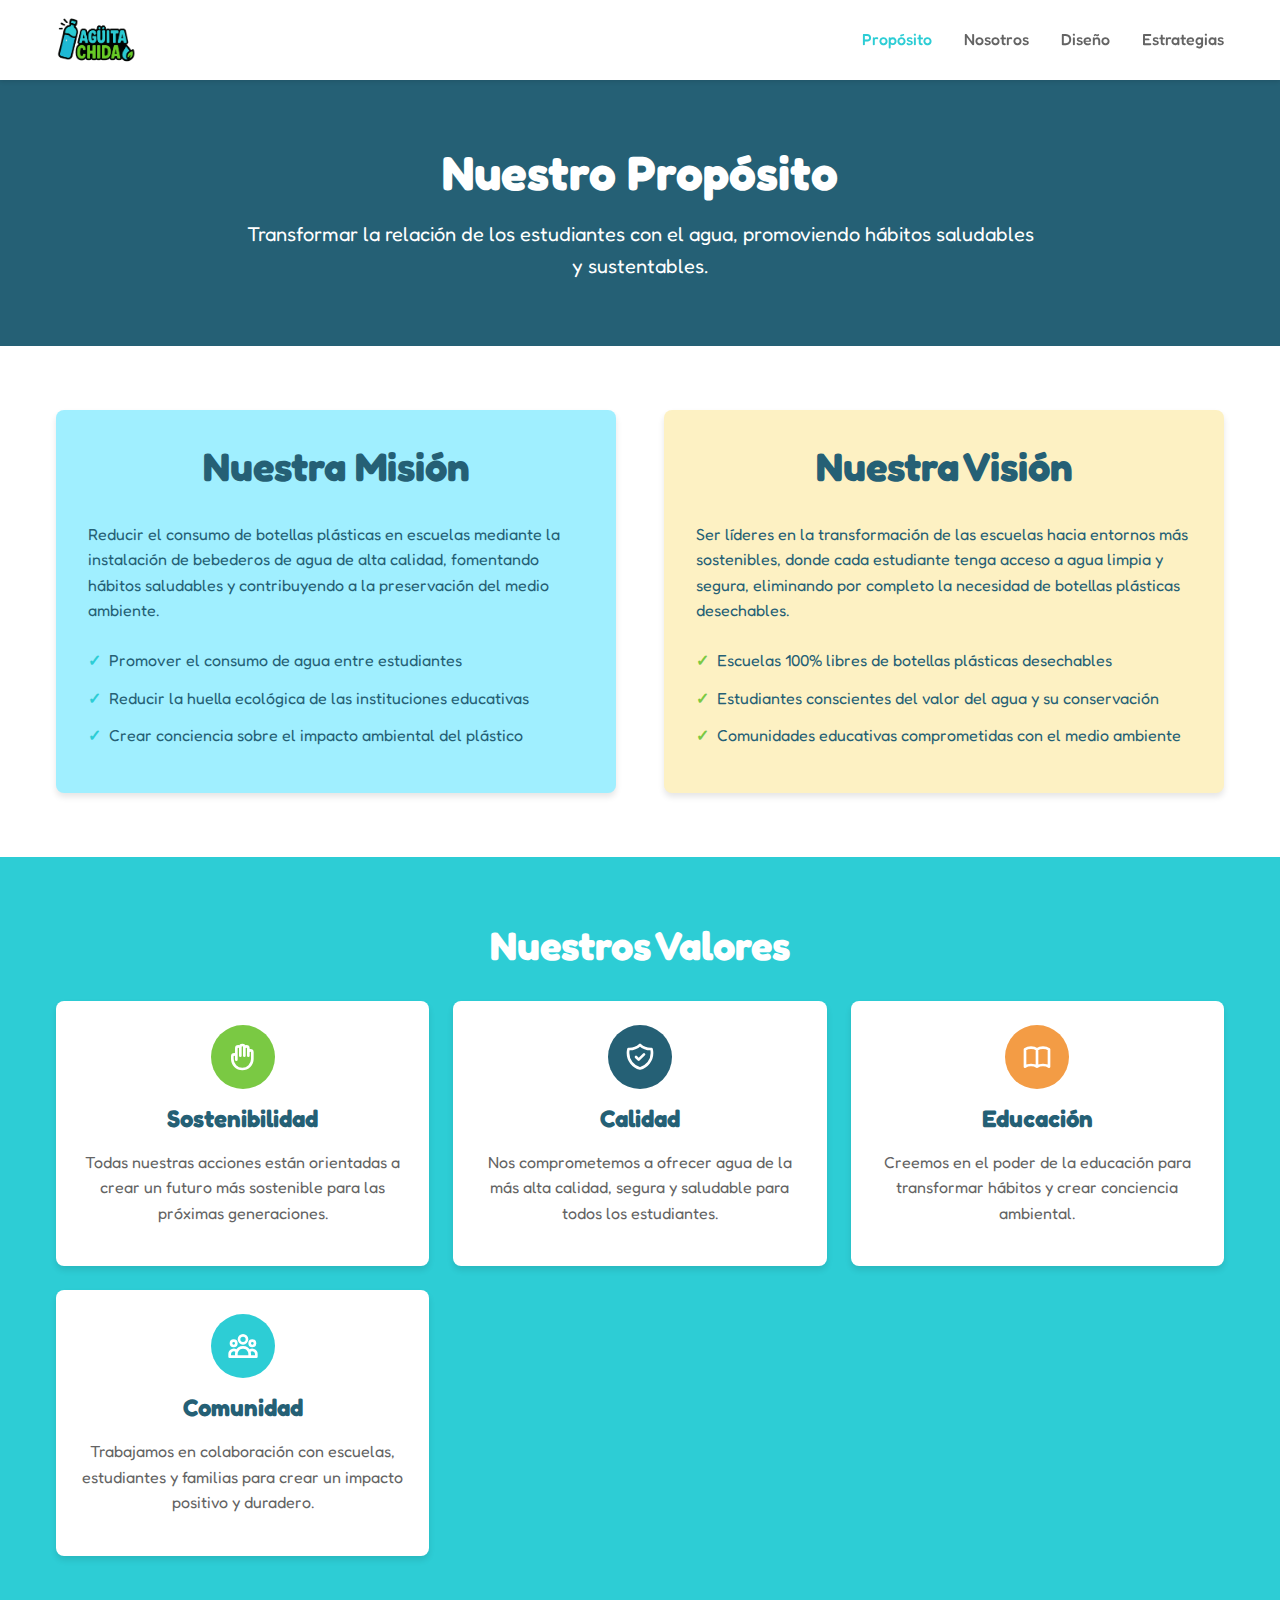
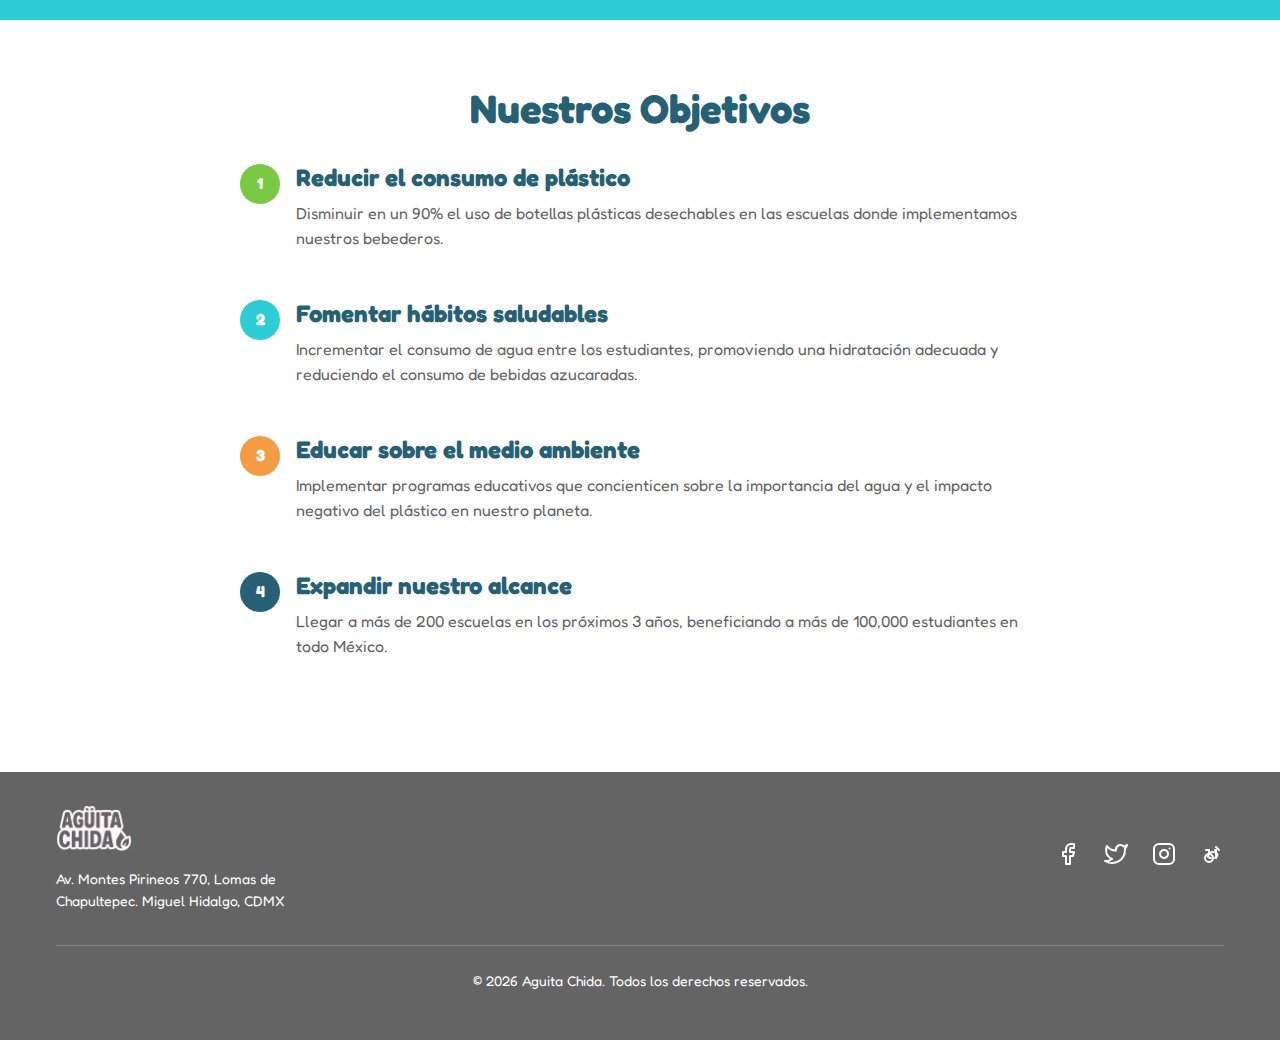
<file: proposito.html>
<!DOCTYPE html>
<html lang="es">
<head>
    <meta charset="UTF-8">
    <meta name="viewport" content="width=device-width, initial-scale=1.0">
    <title>Propósito - Aguita Chida</title>
    <meta name="description" content="Conoce el propósito de Aguita Chida: transformar la relación de los estudiantes con el agua, promoviendo hábitos saludables y sustentables.">
    <link rel="preconnect" href="https://fonts.googleapis.com">
    <link rel="preconnect" href="https://fonts.gstatic.com" crossorigin>
    <link href="https://fonts.googleapis.com/css2?family=Fredoka:wght@300;400;500;600;700&display=swap" rel="stylesheet">
    <link rel="stylesheet" href="css/styles.css">
    <link rel="icon" href="img/favicon.ico" type="image/x-icon">
</head>
<body>
    <!-- Navbar -->
    <nav class="navbar">
        <div class="container">
            <div class="navbar-content">
                <!-- Logo -->
                <a href="index.html" class="navbar-logo">
                    <div class="logo-image">
                        <img src="img/logo-AguitaChida.png" alt="Aguita Chida Logo">
                    </div>
                </a>

                <!-- Desktop Navigation -->
                <div class="navbar-links">
                    <a href="proposito.html" class="nav-link">Propósito</a>
                    <a href="marca.html" class="nav-link">Nosotros</a>
                    <a href="diseno.html" class="nav-link">Diseño</a>
                    <a href="estrategias.html" class="nav-link">Estrategias</a>
                </div>

                <!-- Mobile Menu Button -->
                <div class="mobile-menu-button">
                    <button id="menu-toggle">
                        <svg xmlns="http://www.w3.org/2000/svg" class="menu-icon" viewBox="0 0 24 24" fill="none" stroke="currentColor" stroke-width="2" stroke-linecap="round" stroke-linejoin="round">
                            <line x1="3" y1="12" x2="21" y2="12"></line>
                            <line x1="3" y1="6" x2="21" y2="6"></line>
                            <line x1="3" y1="18" x2="21" y2="18"></line>
                        </svg>
                        <svg xmlns="http://www.w3.org/2000/svg" class="close-icon hidden" viewBox="0 0 24 24" fill="none" stroke="currentColor" stroke-width="2" stroke-linecap="round" stroke-linejoin="round">
                            <line x1="18" y1="6" x2="6" y2="18"></line>
                            <line x1="6" y1="6" x2="18" y2="18"></line>
                        </svg>
                    </button>
                </div>
            </div>
        </div>

        <!-- Mobile Navigation -->
        <div class="mobile-menu hidden" id="mobile-menu">
            <div class="container">
                <div class="mobile-menu-links">
                    <a href="proposito.html" class="mobile-nav-link active">Propósito</a>
                    <a href="marca.html" class="mobile-nav-link">Nosotros</a>
                    <a href="diseno.html" class="mobile-nav-link">Diseño</a>
                    <a href="estrategias.html" class="mobile-nav-link">Estrategias</a>
                </div>
            </div>
        </div>
    </nav>

    <main>
        <!-- Hero Section -->
        <section class="page-hero bg-dark-blue">
            <div class="container">
                <h1>Nuestro Propósito</h1>
                <p>
                    Transformar la relación de los estudiantes con el agua, promoviendo hábitos saludables y sustentables.
                </p>
            </div>
        </section>

        <!-- Misión y Visión -->
        <section class="mission-vision">
            <div class="container">
                <div class="mission-vision-grid">
                    <div class="mission-card bg-light-blue">
                        <h2>Nuestra Misión</h2>
                        <p>
                            Reducir el consumo de botellas plásticas en escuelas mediante la instalación de bebederos de agua de
                            alta calidad, fomentando hábitos saludables y contribuyendo a la preservación del medio ambiente.
                        </p>
                        <ul class="check-list">
                            <li><span class="check-icon turquoise">✓</span> Promover el consumo de agua entre estudiantes</li>
                            <li><span class="check-icon turquoise">✓</span> Reducir la huella ecológica de las instituciones educativas</li>
                            <li><span class="check-icon turquoise">✓</span> Crear conciencia sobre el impacto ambiental del plástico</li>
                        </ul>
                    </div>

                    <div class="vision-card bg-yellow">
                        <h2>Nuestra Visión</h2>
                        <p>
                            Ser líderes en la transformación de las escuelas hacia entornos más sostenibles, donde cada estudiante
                            tenga acceso a agua limpia y segura, eliminando por completo la necesidad de botellas plásticas
                            desechables.
                        </p>
                        <ul class="check-list">
                            <li><span class="check-icon green">✓</span> Escuelas 100% libres de botellas plásticas desechables</li>
                            <li><span class="check-icon green">✓</span> Estudiantes conscientes del valor del agua y su conservación</li>
                            <li><span class="check-icon green">✓</span> Comunidades educativas comprometidas con el medio ambiente</li>
                        </ul>
                    </div>
                </div>
            </div>
        </section>

        <!-- Valores -->
        <section class="values bg-turquoise">
            <div class="container">
                <h2>Nuestros Valores</h2>

                <div class="values-grid">
                    <div class="value-card">
                        <div class="value-icon bg-green">
                            <svg xmlns="http://www.w3.org/2000/svg" viewBox="0 0 24 24" fill="none" stroke="currentColor" stroke-width="2" stroke-linecap="round" stroke-linejoin="round">
                                <path d="M7 11.5V14m0-2.5v-6a1.5 1.5 0 113 0m-3 6a1.5 1.5 0 00-3 0v2a7.5 7.5 0 0015 0v-5a1.5 1.5 0 00-3 0m-6-3V11m0-5.5v-1a1.5 1.5 0 013 0v1m0 0V11m0-5.5a1.5 1.5 0 013 0v3m0 0V11"></path>
                            </svg>
                        </div>
                        <h3>Sostenibilidad</h3>
                        <p>
                            Todas nuestras acciones están orientadas a crear un futuro más sostenible para las próximas
                            generaciones.
                        </p>
                    </div>

                    <div class="value-card">
                        <div class="value-icon bg-dark-blue">
                            <svg xmlns="http://www.w3.org/2000/svg" viewBox="0 0 24 24" fill="none" stroke="currentColor" stroke-width="2" stroke-linecap="round" stroke-linejoin="round">
                                <path d="M9 12l2 2 4-4m5.618-4.016A11.955 11.955 0 0112 2.944a11.955 11.955 0 01-8.618 3.04A12.02 12.02 0 003 9c0 5.591 3.824 10.29 9 11.622 5.176-1.332 9-6.03 9-11.622 0-1.042-.133-2.052-.382-3.016z"></path>
                            </svg>
                        </div>
                        <h3>Calidad</h3>
                        <p>
                            Nos comprometemos a ofrecer agua de la más alta calidad, segura y saludable para todos los
                            estudiantes.
                        </p>
                    </div>

                    <div class="value-card">
                        <div class="value-icon bg-orange">
                            <svg xmlns="http://www.w3.org/2000/svg" viewBox="0 0 24 24" fill="none" stroke="currentColor" stroke-width="2" stroke-linecap="round" stroke-linejoin="round">
                                <path d="M12 6.253v13m0-13C10.832 5.477 9.246 5 7.5 5S4.168 5.477 3 6.253v13C4.168 18.477 5.754 18 7.5 18s3.332.477 4.5 1.253m0-13C13.168 5.477 14.754 5 16.5 5c1.747 0 3.332.477 4.5 1.253v13C19.832 18.477 18.247 18 16.5 18c-1.746 0-3.332.477-4.5 1.253"></path>
                            </svg>
                        </div>
                        <h3>Educación</h3>
                        <p>
                            Creemos en el poder de la educación para transformar hábitos y crear conciencia ambiental.
                        </p>
                    </div>

                    <div class="value-card">
                        <div class="value-icon bg-turquoise">
                            <svg xmlns="http://www.w3.org/2000/svg" viewBox="0 0 24 24" fill="none" stroke="currentColor" stroke-width="2" stroke-linecap="round" stroke-linejoin="round">
                                <path d="M17 20h5v-2a3 3 0 00-5.356-1.857M17 20H7m10 0v-2c0-.656-.126-1.283-.356-1.857M7 20H2v-2a3 3 0 015.356-1.857M7 20v-2c0-.656.126-1.283.356-1.857m0 0a5.002 5.002 0 019.288 0M15 7a3 3 0 11-6 0 3 3 0 016 0zm6 3a2 2 0 11-4 0 2 2 0 014 0zM7 10a2 2 0 11-4 0 2 2 0 014 0z"></path>
                            </svg>
                        </div>
                        <h3>Comunidad</h3>
                        <p>
                            Trabajamos en colaboración con escuelas, estudiantes y familias para crear un impacto positivo y
                            duradero.
                        </p>
                    </div>
                </div>
            </div>
        </section>

        <!-- Objetivos -->
        <section class="objectives">
            <div class="container">
                <h2>Nuestros Objetivos</h2>

                <div class="objectives-list">
                    <div class="objective">
                        <div class="objective-number bg-green">1</div>
                        <div class="objective-content">
                            <h3>Reducir el consumo de plástico</h3>
                            <p>
                                Disminuir en un 90% el uso de botellas plásticas desechables en las escuelas donde implementamos
                                nuestros bebederos.
                            </p>
                        </div>
                    </div>

                    <div class="objective">
                        <div class="objective-number bg-turquoise">2</div>
                        <div class="objective-content">
                            <h3>Fomentar hábitos saludables</h3>
                            <p>
                                Incrementar el consumo de agua entre los estudiantes, promoviendo una hidratación adecuada y
                                reduciendo el consumo de bebidas azucaradas.
                            </p>
                        </div>
                    </div>

                    <div class="objective">
                        <div class="objective-number bg-orange">3</div>
                        <div class="objective-content">
                            <h3>Educar sobre el medio ambiente</h3>
                            <p>
                                Implementar programas educativos que concienticen sobre la importancia del agua y el impacto
                                negativo del plástico en nuestro planeta.
                            </p>
                        </div>
                    </div>

                    <div class="objective">
                        <div class="objective-number bg-dark-blue">4</div>
                        <div class="objective-content">
                            <h3>Expandir nuestro alcance</h3>
                            <p>
                                Llegar a más de 200 escuelas en los próximos 3 años, beneficiando a más de 100,000 estudiantes en
                                todo México.
                            </p>
                        </div>
                    </div>
                </div>
            </div>
        </section>
    </main>

    <!-- Footer -->
    <footer class="footer">
        <div class="container">
            <div class="footer-content">
                <!-- Logo and Address -->
                <div class="footer-info">
                    <a href="index.html" class="footer-logo">
                        <div class="logo-image">
                            <img src="img/logoBN.png" alt="Aguita Chida Logo">
                        </div>
                    </a>
                    <p class="address">
                        Av. Montes Pirineos 770, Lomas de Chapultepec. Miguel Hidalgo, CDMX
                    </p>
                </div>

                <!-- Social Media -->
                <div class="social-links">
                    <a href="https://facebook.com" class="social-link" aria-label="Facebook">
                        <svg xmlns="http://www.w3.org/2000/svg" viewBox="0 0 24 24" fill="none" stroke="currentColor" stroke-width="2" stroke-linecap="round" stroke-linejoin="round">
                            <path d="M18 2h-3a5 5 0 0 0-5 5v3H7v4h3v8h4v-8h3l1-4h-4V7a1 1 0 0 1 1-1h3z"></path>
                        </svg>
                    </a>
                    <a href="https://twitter.com" class="social-link" aria-label="Twitter">
                        <svg xmlns="http://www.w3.org/2000/svg" viewBox="0 0 24 24" fill="none" stroke="currentColor" stroke-width="2" stroke-linecap="round" stroke-linejoin="round">
                            <path d="M23 3a10.9 10.9 0 0 1-3.14 1.53 4.48 4.48 0 0 0-7.86 3v1A10.66 10.66 0 0 1 3 4s-4 9 5 13a11.64 11.64 0 0 1-7 2c9 5 20 0 20-11.5a4.5 4.5 0 0 0-.08-.83A7.72 7.72 0 0 0 23 3z"></path>
                        </svg>
                    </a>
                    <a href="https://instagram.com" class="social-link" aria-label="Instagram">
                        <svg xmlns="http://www.w3.org/2000/svg" viewBox="0 0 24 24" fill="none" stroke="currentColor" stroke-width="2" stroke-linecap="round" stroke-linejoin="round">
                            <rect x="2" y="2" width="20" height="20" rx="5" ry="5"></rect>
                            <path d="M16 11.37A4 4 0 1 1 12.63 8 4 4 0 0 1 16 11.37z"></path>
                            <line x1="17.5" y1="6.5" x2="17.51" y2="6.5"></line>
                        </svg>
                    </a>
                    <a href="https://tiktok.com" class="social-link" aria-label="TikTok">
                        <svg xmlns="http://www.w3.org/2000/svg" viewBox="0 0 24 24" fill="none" stroke="currentColor" stroke-width="2" stroke-linecap="round" stroke-linejoin="round">
                            <path d="M9 12a4 4 0 1 0 0 8 4 4 0 0 0 0-8z"></path>
                            <path d="M15 8h.01"></path>
                            <path d="M11 16c-3 0-4-3-4-3"></path>
                            <path d="M13 16c2.486 0 4.5-1.343 4.5-3s-2.014-3-4.5-3c-2.486 0-4.5 1.343-4.5 3"></path>
                            <path d="M16 8v8"></path>
                            <path d="M19 8l-3-3"></path>
                            <path d="M9 12V8"></path>
                            <path d="M9 8H6"></path>
                        </svg>
                    </a>
                </div>
            </div>

            <div class="footer-copyright">
                <p>&copy; <span id="current-year"></span> Aguita Chida. Todos los derechos reservados.</p>
            </div>
        </div>
    </footer>

    <script src="js/script.js"></script>
</body>
</html>
</file>
<file: css/styles.css>
/* Variables */
:root {
    --turquoise: #2dcdd5;
    --green: #7ac943;
    --gray: #646464;
    --dark-blue: #256075;
    --light-blue: #a0efff;
    --dark-green: #2f8d36;
    --yellow: #fdf1c3;
    --coral: #ffa8a0;
    --orange: #f39c45;
    --white: #ffffff;
    --black: #000000;
    --shadow: 0 4px 6px rgba(0, 0, 0, 0.1);
    --transition: all 0.3s ease;
    --border-radius: 8px;
    --container-width: 1200px;
  }
  
  /* Reset and Base Styles */
  * {
    margin: 0;
    padding: 0;
    box-sizing: border-box;
  }
  
  body {
    font-family: "Fredoka", sans-serif;
    color: var(--gray);
    line-height: 1.6;
    font-size: 16px;
  }
  
  h1,
  h2,
  h3,
  h4,
  h5,
  h6 {
    font-weight: 700;
    line-height: 1.2;
    margin-bottom: 1rem;
    color: var(--dark-blue);
  }
  
  h1 {
    font-size: 2.5rem;
  }
  
  h2 {
    font-size: 2rem;
    text-align: center;
    margin-bottom: 2rem;
  }
  
  h3 {
    font-size: 1.5rem;
  }
  
  p {
    margin-bottom: 1rem;
  }
  
  a {
    text-decoration: none;
    color: inherit;
    transition: var(--transition);
  }
  
  ul {
    list-style: none;
  }
  
  img {
    max-width: 100%;
    height: auto;
  }
  
  /* Container */
  .container {
    width: 100%;
    max-width: var(--container-width);
    margin: 0 auto;
    padding: 0 1rem;
  }
  
  /* Utility Classes */
  .hidden {
    display: none;
  }
  
  .bg-turquoise {
    background-color: var(--turquoise);
    color: var(--white);
  }
  
  .bg-green {
    background-color: var(--green);
    color: var(--white);
  }
  
  .bg-gray {
    background-color: var(--gray);
    color: var(--white);
  }
  
  .bg-dark-blue {
    background-color: var(--dark-blue);
    color: var(--white);
  }
  
  .bg-light-blue {
    background-color: var(--light-blue);
    color: var(--dark-blue);
  }
  
  .bg-dark-green {
    background-color: var(--dark-green);
    color: var(--white);
  }
  
  .bg-yellow {
    background-color: var(--yellow);
    color: var(--dark-blue);
  }
  
  .bg-coral {
    background-color: var(--coral);
    color: var(--dark-blue);
  }
  
  .bg-orange {
    background-color: var(--orange);
    color: var(--white);
  }
  
  .text-white {
    color: var(--white);
  }
  
  .text-turquoise {
    color: var(--turquoise);
  }
  
  .text-green {
    color: var(--green);
  }
  
  .text-orange {
    color: var(--orange);
  }
  
  .text-dark-blue {
    color: var(--dark-blue);
  }
  
  /* Buttons */
  .btn {
    display: inline-block;
    padding: 0.75rem 1.5rem;
    border-radius: 50px;
    font-weight: 700;
    text-align: center;
    cursor: pointer;
    transition: var(--transition);
    border: none;
    font-family: "Fredoka", sans-serif;
    font-size: 1rem;
  }
  
  .btn-primary {
    background-color: var(--green);
    color: var(--white);
  }
  
  .btn-primary:hover {
    background-color: var(--dark-green);
  }
  
  .btn-secondary {
    background-color: var(--dark-blue);
    color: var(--white);
  }
  
  .btn-secondary:hover {
    background-color: #1a4050;
  }
  
  .btn-white {
    background-color: var(--white);
    color: var(--green);
  }
  
  .btn-white:hover {
    background-color: #f0f0f0;
  }
  
  /* Navbar */
  .navbar {
    background-color: var(--white);
    box-shadow: 0 2px 4px rgba(0, 0, 0, 0.1);
    position: sticky;
    top: 0;
    z-index: 1000;
  }
  
  .navbar-content {
    display: flex;
    justify-content: space-between;
    align-items: center;
    height: 80px;
  }
  
  .navbar-logo {
    display: flex;
    align-items: center;
  }
  
  .logo-image {
    height: 48px;
    width: 100%;
    margin-right: 0.5rem;
  }
  
  .logo-image img {
    height: 100%;
    width: auto;
  }
  
  .navbar-links {
    display: none;
  }
  
  .nav-link {
    margin-left: 2rem;
    font-weight: 500;
    color: var(--gray);
  }
  
  .nav-link:hover,
  .nav-link.active {
    color: var(--turquoise);
  }
  
  .mobile-menu-button {
    display: block;
  }
  
  .mobile-menu-button button {
    background: none;
    border: none;
    color: var(--gray);
    cursor: pointer;
    font-size: 1.5rem;
  }
  
  .mobile-menu-button svg {
    width: 24px;
    height: 24px;
  }
  
  .mobile-menu {
    padding: 1rem 0;
    background-color: var(--white);
  }
  
  .mobile-menu-links {
    display: flex;
    flex-direction: column;
  }
  
  .mobile-nav-link {
    padding: 0.5rem 0;
    color: var(--gray);
    font-weight: 500;
  }
  
  .mobile-nav-link:hover,
  .mobile-nav-link.active {
    color: var(--turquoise);
  }
  
  /* Hero Section */
  .hero {
    background-color: var(--turquoise);
    color: var(--white);
    padding: 4rem 0;
  }
  
  .hero-content {
    display: flex;
    flex-direction: column;
    align-items: center;
  }
  
  .hero-text {
    text-align: center;
    margin-bottom: 2rem;
  }
  
  .hero-text h1 {
    color: var(--white);
    margin-bottom: 1rem;
  }
  
  .hero-text p {
    font-size: 1.25rem;
    margin-bottom: 1.5rem;
  }
  
  .hero-image {
    width: 100%;
    max-width: 400px;
  }
  
  .image-container {
    position: relative;
  }
  
  .image-container::before {
    content: "";
    position: absolute;
    top: -16px;
    left: -16px;
    width: 100%;
    height: 100%;
    background-color: var(--dark-blue);
    border-radius: var(--border-radius);
    z-index: 1;
  }
  
  .image-container img {
    position: relative;
    z-index: 2;
    border-radius: var(--border-radius);
    box-shadow: var(--shadow);
  }

  .image-containerx::before {
    content: "";
    position: absolute;
    top: -16px;
    width: 100%;
    height: 80%;
    background-color: var(--dark-blue);
    border-radius: var(--border-radius);
    z-index: 1;
  }

  .image-containerx img {
    position: absolute;
    z-index: 2;
    border-radius: var(--border-radius);
    box-shadow: var(--shadow);
  }
  
  /* Page Hero */
  .page-hero {
    padding: 4rem 0;
    text-align: center;
    color: var(--white);
  }
  
  .page-hero h1 {
    color: var(--white);
    margin-bottom: 1rem;
  }
  
  .page-hero p {
    font-size: 1.25rem;
    max-width: 800px;
    margin: 0 auto;
  }
  
  /* Benefits Section */
  .benefits {
    padding: 4rem 0;
    background-color: var(--white);
  }
  
  .benefits-grid {
    display: grid;
    grid-template-columns: 1fr;
    gap: 2rem;
  }
  
  .benefit-card {
    padding: 1.5rem;
    border-radius: var(--border-radius);
    text-align: center;
    box-shadow: var(--shadow);
  }
  
  .benefit-icon {
    width: 64px;
    height: 64px;
    border-radius: 50%;
    display: flex;
    align-items: center;
    justify-content: center;
    margin: 0 auto 1rem;
  }
  
  .benefit-icon svg {
    width: 32px;
    height: 32px;
    color: var(--white);
  }
  
  /* Impact Section */
  .impact {
    padding: 4rem 0;
    background-color: var(--dark-blue);
    color: var(--white);
  }
  
  .impact h2 {
    color: var(--white);
  }
  
  .impact-grid {
    display: grid;
    grid-template-columns: 1fr;
    gap: 2rem;
    text-align: center;
  }
  
  .stat-number {
    font-size: 2.5rem;
    font-weight: 700;
    margin-bottom: 0.5rem;
  }
  
  /* Testimonials Section */
  .testimonials {
    padding: 4rem 0;
    background-color: var(--white);
  }
  
  .testimonials-grid {
    display: grid;
    grid-template-columns: 1fr;
    gap: 2rem;
  }
  
  .testimonial-card {
    padding: 1.5rem;
    border-radius: var(--border-radius);
    box-shadow: var(--shadow);
  }
  
  .testimonial-text {
    font-style: italic;
    margin-bottom: 1.5rem;
  }
  
  .testimonial-author {
    display: flex;
    align-items: center;
  }
  
  .author-avatar {
    width: 48px;
    height: 48px;
    border-radius: 50%;
    margin-right: 1rem;
  }
  
  .author-info h4 {
    margin-bottom: 0.25rem;
  }
  
  .author-info p {
    font-size: 0.875rem;
    margin-bottom: 0;
  }
  
  /* CTA Section */
  .cta {
    padding: 4rem 0;
    text-align: center;
    color: var(--white);
    background-color: var(--green);
  }
  
  .cta h2 {
    color: var(--white);
  }
  
  .cta p {
    font-size: 1.25rem;
    max-width: 800px;
    margin: 0 auto 2rem;
  }
  
  .cta-buttons {
    display: flex;
    flex-direction: column;
    align-items: center;
    gap: 1rem;
  }
  
  /* Footer */
  .footer {
    background-color: var(--gray);
    color: var(--white);
    padding: 2rem 0;
  }
  
  .footer-content {
    display: flex;
    flex-direction: column;
    align-items: center;
  }
  
  .footer-info {
    text-align: center;
    margin-bottom: 1.5rem;
  }
  
  .footer-logo {
    display: flex;
    align-items: center;
    justify-content: center;
    margin-bottom: 1rem;
  }
  
  .address {
    font-size: 0.875rem;
    max-width: 300px;
    margin: 0 auto;
  }
  
  .social-links {
    display: flex;
    gap: 1.5rem;
  }
  
  .social-link {
    color: var(--white);
    transition: var(--transition);
  }
  
  .social-link:hover {
    color: var(--turquoise);
  }
  
  .social-link svg {
    width: 24px;
    height: 24px;
  }
  
  .footer-copyright {
    margin-top: 2rem;
    text-align: center;
    font-size: 0.875rem;
    border-top: 1px solid rgba(255, 255, 255, 0.2);
    padding-top: 1.5rem;
  }
  
  /* Mission and Vision Section */
  .mission-vision {
    padding: 4rem 0;
    background-color: var(--white);
  }
  
  .mission-vision-grid {
    display: grid;
    grid-template-columns: 1fr;
    gap: 3rem;
  }
  
  .mission-card,
  .vision-card {
    padding: 2rem;
    border-radius: var(--border-radius);
    box-shadow: var(--shadow);
  }
  
  .check-list {
    margin-top: 1.5rem;
  }
  
  .check-list li {
    display: flex;
    align-items: flex-start;
    margin-bottom: 0.75rem;
  }
  
  .check-icon {
    margin-right: 0.5rem;
    font-weight: bold;
  }
  
  .check-icon.turquoise {
    color: var(--turquoise);
  }
  
  .check-icon.green {
    color: var(--green);
  }
  
  .check-icon.orange {
    color: var(--orange);
  }
  
  .check-icon.dark-blue {
    color: var(--dark-blue);
  }
  
  /* Values Section */
  .values {
    padding: 4rem 0;
  }
  
  .values h2 {
    color: var(--white);
  }
  
  .values-grid {
    display: grid;
    grid-template-columns: 1fr;
    gap: 1.5rem;
  }
  
  .value-card {
    background-color: var(--white);
    padding: 1.5rem;
    border-radius: var(--border-radius);
    text-align: center;
    box-shadow: var(--shadow);
  }
  
  .value-icon {
    width: 64px;
    height: 64px;
    border-radius: 50%;
    display: flex;
    align-items: center;
    justify-content: center;
    margin: 0 auto 1rem;
  }
  
  .value-icon svg {
    width: 32px;
    height: 32px;
    color: var(--white);
  }
  
  .value-card {
    color: var(--gray);
  }

  /* Objectives Section */
  .objectives {
    padding: 4rem 0;
    background-color: var(--white);
  }
  
  .objectives-list {
    max-width: 800px;
    margin: 0 auto;
  }
  
  .objective {
    display: flex;
    align-items: flex-start;
    margin-bottom: 2rem;
  }
  
  .objective-number {
    width: 40px;
    height: 40px;
    border-radius: 50%;
    display: flex;
    align-items: center;
    justify-content: center;
    color: var(--white);
    font-weight: 700;
    margin-right: 1rem;
    flex-shrink: 0;
  }
  
  .objective-content h3 {
    margin-bottom: 0.5rem;
  }
  
  /* Design Features Section */
  .design-features {
    padding: 4rem 0;
    background-color: var(--white);
  }
  
  .design-grid {
    display: grid;
    grid-template-columns: 1fr;
    gap: 3rem;
  }
  
  .design-image {
    text-align: center;
  }
  
  .design-image img {
    border-radius: var(--border-radius);
    box-shadow: var(--shadow);
    max-width: 100%;
  }
  
  .design-features-list {
    display: grid;
    grid-template-columns: 1fr;
    gap: 1.5rem;
  }
  
  .feature-card {
    padding: 1.5rem;
    border-radius: var(--border-radius);
    box-shadow: var(--shadow);
  }
  
  /* Innovations Section */
  .innovations {
    padding: 4rem 0;
  }
  
  .innovations h2 {
    color: var(--white);
  }
  
  .innovations-grid {
    display: grid;
    grid-template-columns: 1fr;
    gap: 1.5rem;
  }
  
  .innovation-card {
    background-color: var(--dark-blue);
    border: 1px solid rgba(255, 255, 255, 0.2);
    padding: 1.5rem;
    border-radius: var(--border-radius);
  }
  
  .innovation-icon {
    width: 64px;
    height: 64px;
    border-radius: 50%;
    display: flex;
    align-items: center;
    justify-content: center;
    margin-bottom: 1rem;
  }
  
  .innovation-icon svg {
    width: 32px;
    height: 32px;
    color: var(--white);
  }
  
  .innovation-card h3 {
    color: var(--white);
  }
  
  /* Models Section */
  .models {
    padding: 4rem 0;
    background-color: var(--white);
  }
  
  .models-grid {
    display: grid;
    grid-template-columns: 1fr;
    gap: 2rem;
  }
  
  .model-card {
    border-radius: var(--border-radius);
    overflow: hidden;
    box-shadow: var(--shadow);
  }
  
  .model-image {
    height: 200px;
    overflow: hidden;
  }
  
  .model-image img {
    width: 100%;
    height: 100%;
    object-fit: cover;
  }
  
  .model-content {
    padding: 1.5rem;
  }
  
  .model-features {
    margin-top: 1rem;
  }
  
  .model-features li {
    display: flex;
    align-items: center;
    margin-bottom: 0.5rem;
  }
  
  /* History Section */
  .history {
    padding: 4rem 0;
    background-color: var(--white);
  }
  
  .history-grid {
    display: grid;
    grid-template-columns: 1fr;
    gap: 3rem;
  }
  
  .history-content h2 {
    text-align: left;
  }
  
  .history-image {
    position: relative;
  }
  
  /* Brand Identity Section */
  .brand-identity {
    padding: 4rem 0;
  }
  
  .identity-grid {
    display: grid;
    grid-template-columns: 1fr;
    gap: 2rem;
  }
  
  .identity-card {
    background-color: var(--white);
    padding: 2rem;
    border-radius: var(--border-radius);
    box-shadow: var(--shadow);
  }
  
  .logo-showcase {
    text-align: center;
    margin-top: 1.5rem;
  }
  
  .logo-showcase img {
    height: 80%;
    width: 100%;
  }
  
  /* Color Palette Section */
  .color-palette {
    padding: 4rem 0;
    background-color: var(--white);
  }
  
  .colors-grid {
    display: grid;
    grid-template-columns: 1fr;
    gap: 1.5rem;
  }
  
  .color-card {
    background-color: var(--white);
    border-radius: var(--border-radius);
    overflow: hidden;
    box-shadow: var(--shadow);
  }
  
  .color-sample {
    height: 128px;
  }
  
  .color-info {
    padding: 1rem;
  }
  
  .color-code {
    font-family: monospace;
    color: var(--gray);
    margin-bottom: 0.5rem;
  }
  
  .color-description {
    font-size: 0.875rem;
  }
  
  /* Typography Section */
  .typography {
    padding: 4rem 0;
  }
  
  .typography h2 {
    color: var(--white);
  }
  
  .typography-showcase {
    background-color: rgba(255, 255, 255, 0.1);
    padding: 2rem;
    border-radius: var(--border-radius);
    max-width: 800px;
    margin: 0 auto;
  }
  
  .typography-showcase h3 {
    color: var(--white);
    text-align: center;
    margin-bottom: 2rem;
  }
  
  .typography-examples {
    margin-bottom: 2rem;
  }
  
  .typography-example {
    margin-bottom: 1.5rem;
  }
  
  .example-label {
    font-size: 0.875rem;
    opacity: 0.8;
    margin-bottom: 0.5rem;
  }
  
  .title-text {
    font-size: 2.5rem;
    font-weight: 700;
  }
  
  .subtitle-text {
    font-size: 1.5rem;
    font-weight: 600;
  }
  
  .regular-text {
    font-size: 1rem;
  }
  
  .typography-description {
    text-align: center;
    opacity: 0.8;
  }
  
  /* Implementation Process Section */
  .implementation-process {
    padding: 4rem 0;
    background-color: var(--white);
  }
  
  .timeline {
    position: relative;
    max-width: 800px;
    margin: 0 auto;
    padding: 2rem 0;
  }
  
  .timeline::before {
    content: "";
    position: absolute;
    top: 0;
    bottom: 0;
    left: 20px;
    width: 4px;
    background-color: var(--turquoise);
  }
  
  .timeline-item {
    position: relative;
    margin-bottom: 2rem;
    padding-left: 60px;
  }
  
  .timeline-marker {
    position: absolute;
    left: 0;
    top: 0;
    width: 40px;
    height: 40px;
    border-radius: 50%;
    display: flex;
    align-items: center;
    justify-content: center;
    color: var(--white);
    font-weight: 700;
    z-index: 1;
  }
  
  .timeline-content {
    padding: 1.5rem;
    border-radius: var(--border-radius);
    box-shadow: var(--shadow);
  }
  
  /* Educational Programs Section */
  .educational-programs {
    padding: 4rem 0;
  }
  
  .educational-programs h2 {
    color: var(--white);
  }
  
  .programs-grid {
    display: grid;
    grid-template-columns: 1fr;
    gap: 2rem;
  }
  
  .program-card {
    background-color: var(--white);
    padding: 1.5rem;
    color: #1a4050;
    border-radius: var(--border-radius);
    box-shadow: var(--shadow);
    text-align: center;
  }
  
  .program-icon {
    width: 64px;
    height: 64px;
    border-radius: 50%;
    display: flex;
    align-items: center;
    justify-content: center;
    margin: 0 auto 1rem;
  }
  
  .program-icon svg {
    width: 32px;
    height: 32px;
    color: var(--white);
  }
  
  .program-features {
    margin-top: 1rem;
    text-align: left;
  }
  
  .program-features li {
    display: flex;
    align-items: center;
    margin-bottom: 0.5rem;
  }
  
  /* Strategic Alliances Section */
  .strategic-alliances {
    padding: 4rem 0;
    background-color: var(--white);
  }
  
  .alliances-grid {
    display: grid;
    grid-template-columns: 1fr;
    gap: 2rem;
  }
  
  .alliance-card {
    padding: 2rem;
    border-radius: var(--border-radius);
    box-shadow: var(--shadow);
  }
  
  .alliance-list {
    margin-top: 1.5rem;
  }
  
  .alliance-list li {
    display: flex;
    align-items: flex-start;
    margin-bottom: 1.5rem;
  }
  
  .alliance-icon {
    width: 32px;
    height: 32px;
    border-radius: 50%;
    display: flex;
    align-items: center;
    justify-content: center;
    margin-right: 1rem;
    flex-shrink: 0;
  }
  
  .alliance-icon svg {
    width: 16px;
    height: 16px;
    color: var(--white);
  }
  
  .alliance-content h4 {
    margin-bottom: 0.25rem;
  }
  
  .alliance-content p {
    margin-bottom: 0;
  }
  
  /* Media Queries */
  @media (min-width: 576px) {
    .cta-buttons {
      flex-direction: row;
      justify-content: center;
    }
  }
  
  @media (min-width: 768px) {
    h1 {
      font-size: 3rem;
    }
  
    h2 {
      font-size: 2.5rem;
    }
  
    .benefits-grid,
    .impact-grid,
    .values-grid,
    .programs-grid {
      grid-template-columns: repeat(2, 1fr);
    }
  
    .hero-content {
      flex-direction: row;
      justify-content: space-between;
      align-items: center;
    }
  
    .hero-text {
      text-align: left;
      margin-bottom: 0;
      width: 50%;
    }
  
    .hero-image {
      width: 45%;
    }
  
    .footer-content {
      flex-direction: row;
      justify-content: space-between;
    }
  
    .footer-info {
      text-align: left;
      margin-bottom: 0;
    }
  
    .footer-logo {
      justify-content: flex-start;
    }
  
    .mission-vision-grid,
    .design-grid,
    .history-grid,
    .identity-grid,
    .alliances-grid {
      grid-template-columns: repeat(2, 1fr);
    }
  
    .timeline::before {
      left: 50%;
      transform: translateX(-50%);
    }
  
    .timeline-item {
      padding-left: 0;
      width: 50%;
    }
  
    .timeline-item.left {
      padding-right: 40px;
      text-align: right;
    }
  
    .timeline-item.right {
      margin-left: 50%;
      padding-left: 40px;
    }
  
    .timeline-marker {
      left: auto;
      right: -20px;
    }
  
    .timeline-item.right .timeline-marker {
      left: -20px;
      right: auto;
    }
  }
  
  @media (min-width: 992px) {
    .navbar-links {
      display: flex;
    }
  
    .mobile-menu-button {
      display: none;
    }
  
    .benefits-grid,
    .values-grid,
    .colors-grid,
    .programs-grid {
      grid-template-columns: repeat(3, 1fr);
    }
  
    .testimonials-grid,
    .models-grid {
      grid-template-columns: repeat(3, 1fr);
    }
  
    .design-features-list {
      grid-template-columns: repeat(2, 1fr);
      gap: 1rem;
    }
  }
  
  @media (min-width: 1200px) {
    .impact-grid {
      grid-template-columns: repeat(3, 1fr);
    }
  }
  
  /* Animations */
  @keyframes fadeIn {
    from {
      opacity: 0;
    }
    to {
      opacity: 1;
    }
  }
  
  .fade-in {
    animation: fadeIn 0.5s ease-in-out;
  }
</file>
